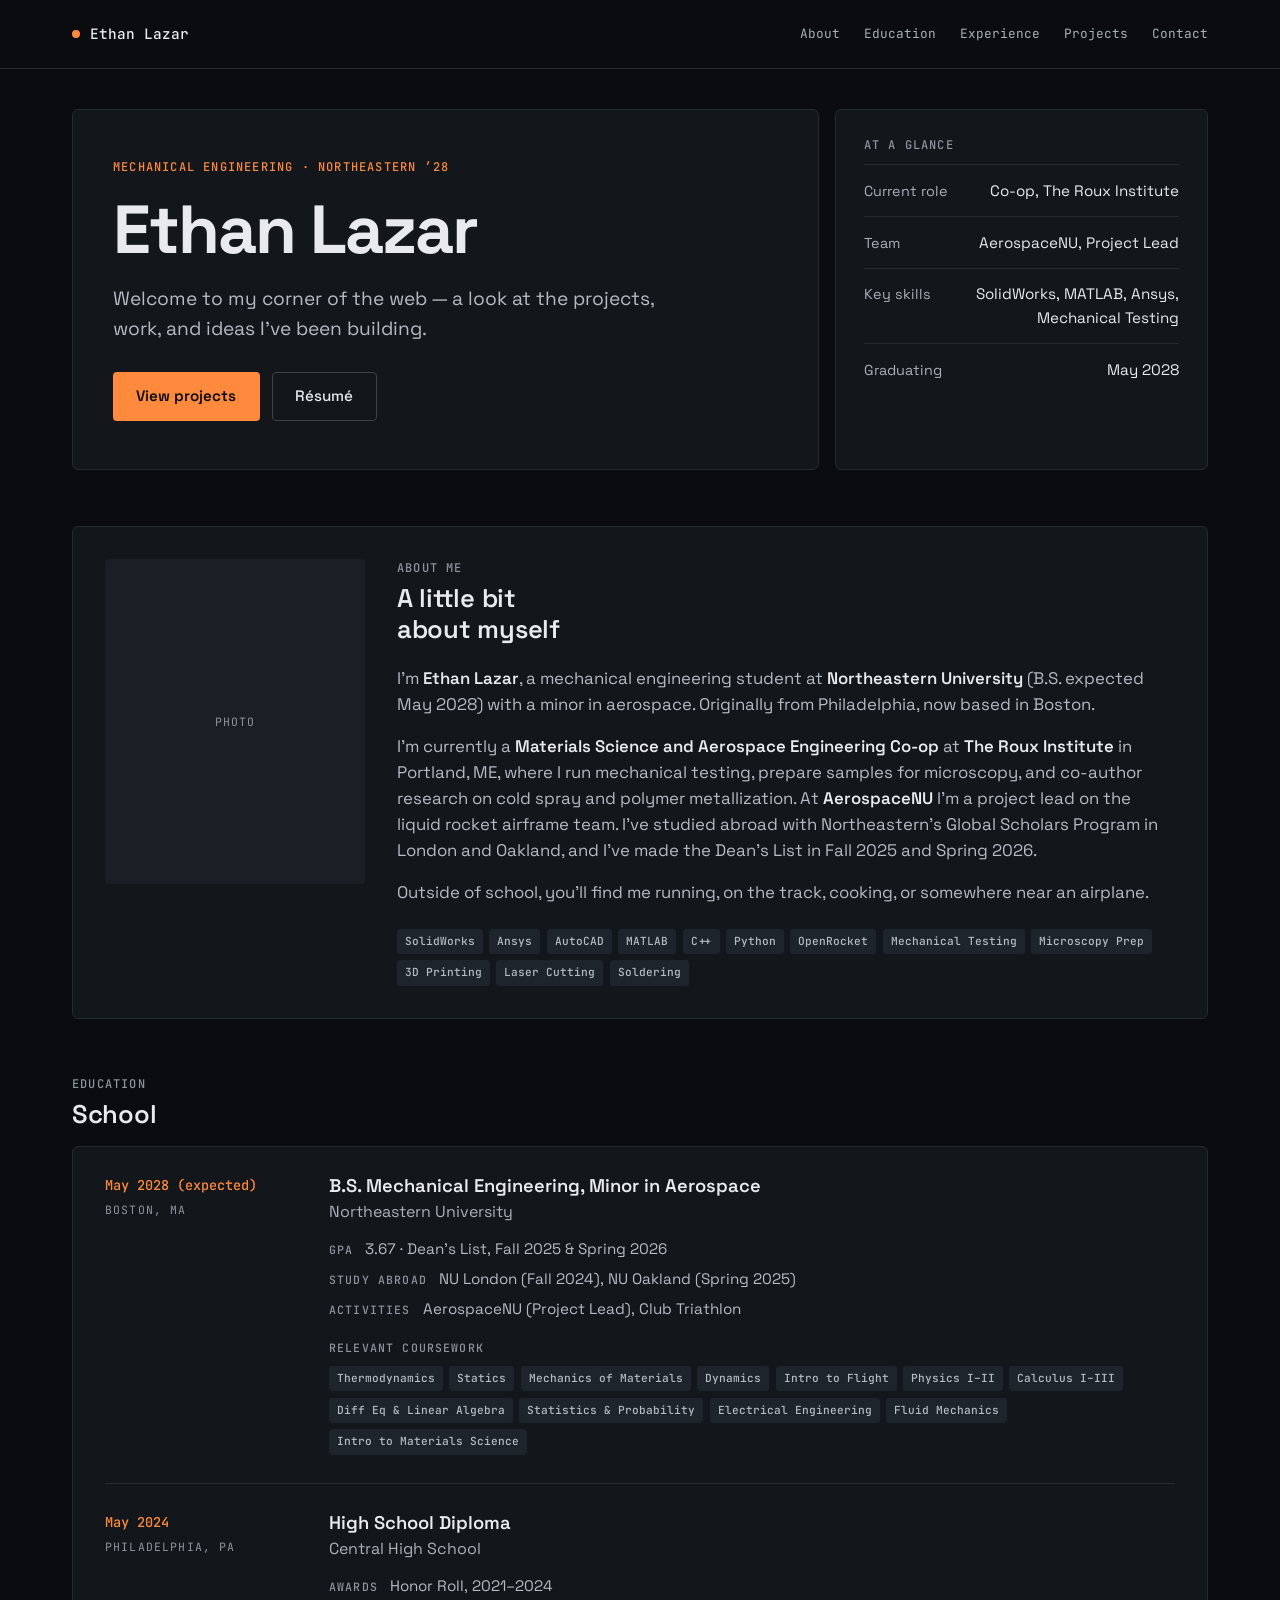
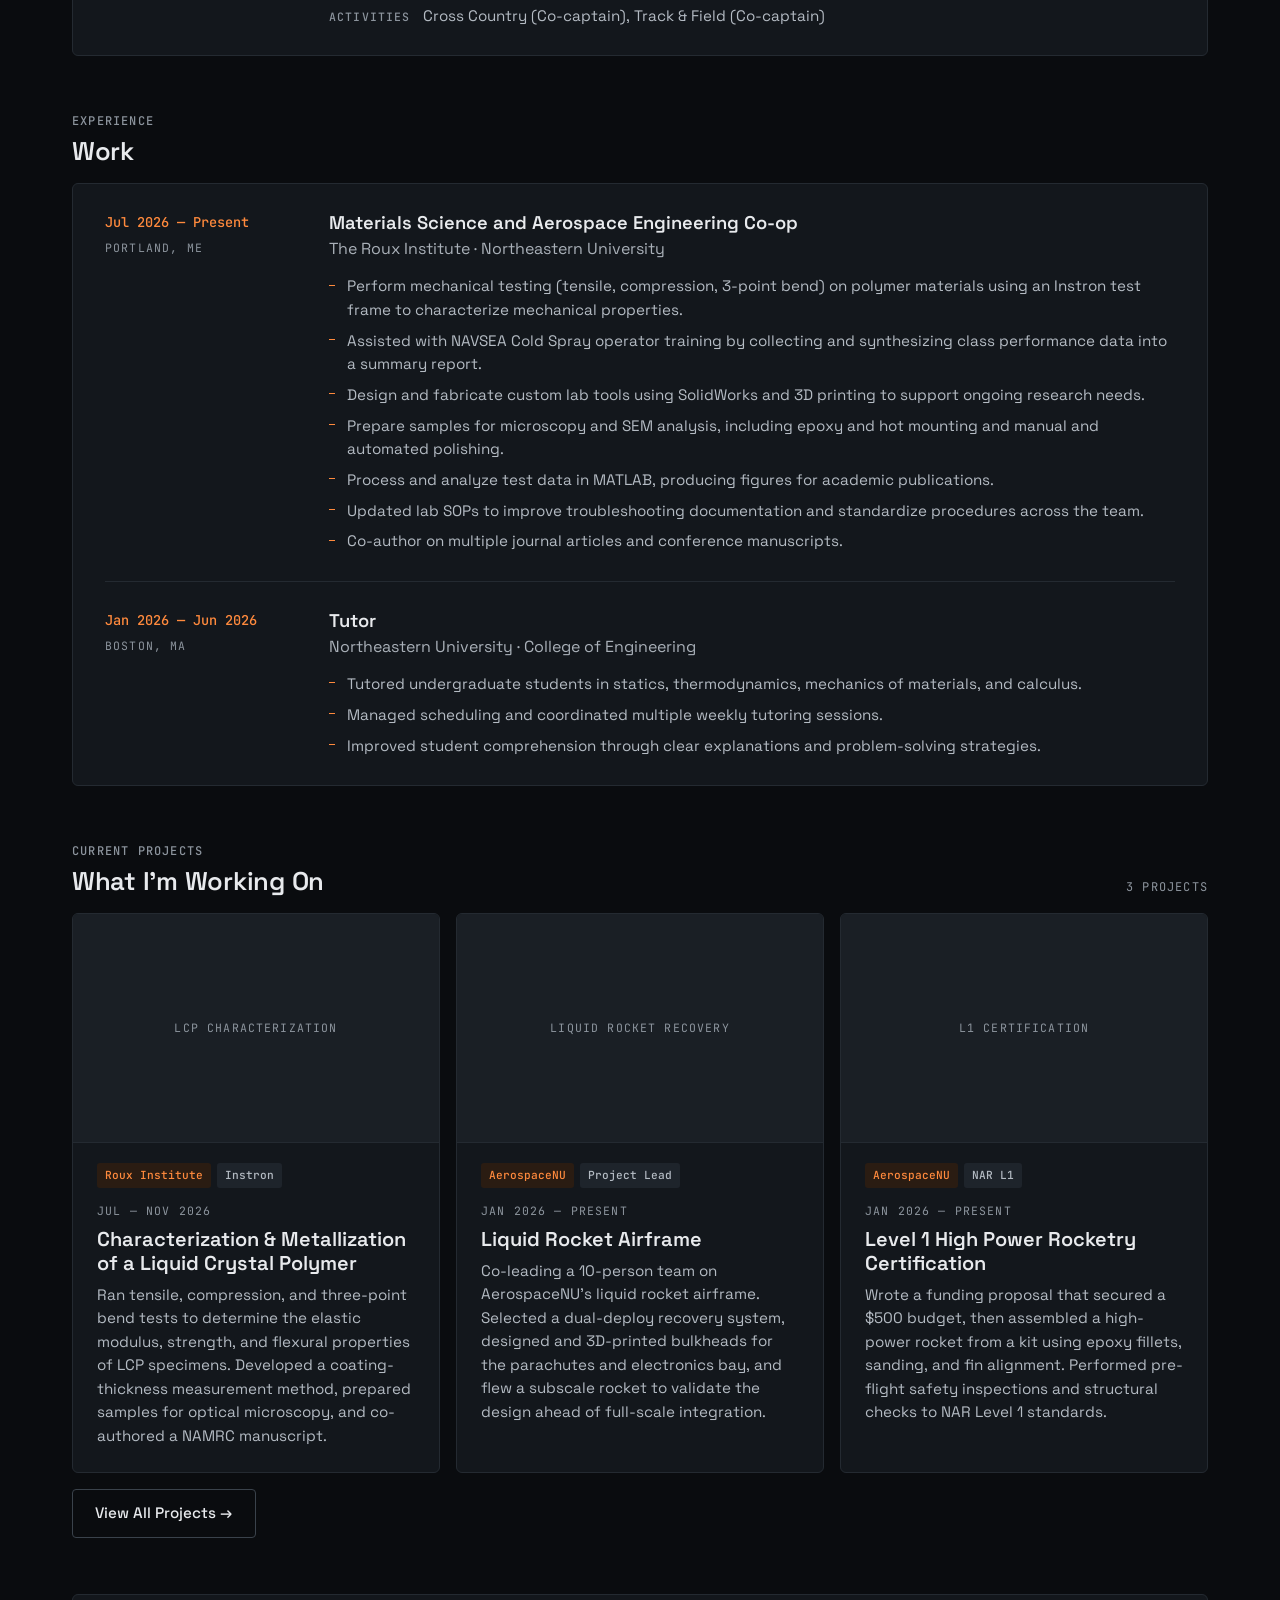
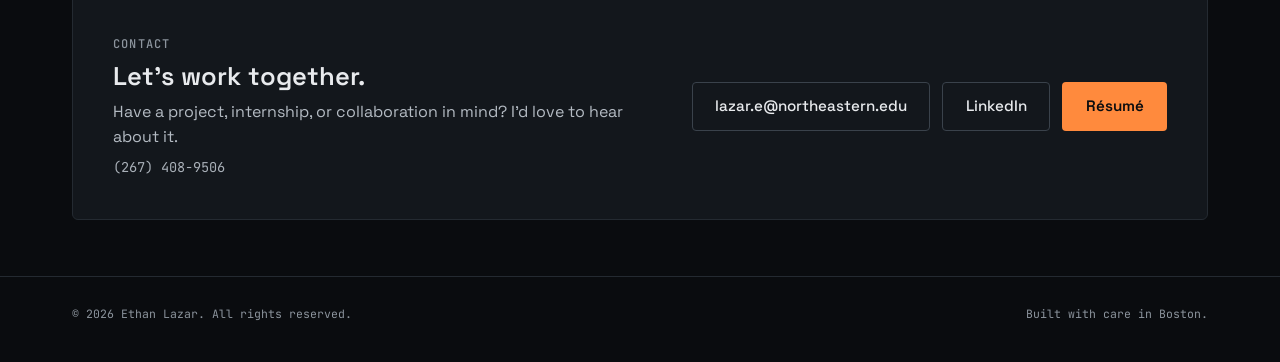
<file: index.html>
<!DOCTYPE html>
<html lang="en">
<head>
  <meta charset="UTF-8">
  <meta name="viewport" content="width=device-width, initial-scale=1.0">
  <title>Ethan Lazar — Mechanical Engineering</title>
  <link rel="preconnect" href="https://fonts.googleapis.com">
  <link rel="preconnect" href="https://fonts.gstatic.com" crossorigin>
  <link rel="stylesheet" href="style.css">
</head>
<body>

  <header class="site-header">
    <div class="container nav">
      <a href="index.html" class="nav-logo">Ethan Lazar</a>
      <nav class="nav-links" aria-label="Primary">
        <a href="#about">About</a>
        <a href="#education">Education</a>
        <a href="#experience">Experience</a>
        <a href="#work">Projects</a>
        <a href="#contact">Contact</a>
      </nav>
    </div>
  </header>

  <main>
  <!-- Hero -->
  <section class="container hero" aria-label="Introduction">
    <div class="panel hero-main">
      <p class="label label-accent">Mechanical Engineering &middot; Northeastern &rsquo;28</p>
      <h1 class="hero-name">Ethan Lazar</h1>
      <p class="hero-intro">Welcome to my corner of the web — a look at the projects, work, and ideas I've been building.</p>
      <div class="hero-actions">
        <a href="#work" class="btn btn-primary">View projects</a>
        <a href="https://github.com/etlazar/etlazar.github.io/blob/main/Master%20Resume%20(1).md" class="btn btn-secondary" target="_blank" rel="noopener">Résumé</a>
      </div>
    </div>
    <aside class="panel hero-glance" aria-labelledby="glance-title">
      <h2 class="label" id="glance-title">At a glance</h2>
      <dl class="glance-list">
        <div><dt>Current role</dt><dd>Co-op, The Roux Institute</dd></div>
        <div><dt>Team</dt><dd>AerospaceNU, Project Lead</dd></div>
        <div><dt>Key skills</dt><dd>SolidWorks, MATLAB, Ansys, Mechanical Testing</dd></div>
        <div><dt>Graduating</dt><dd>May 2028</dd></div>
      </dl>
    </aside>
  </section>

  <!-- About Section -->
  <section id="about" class="section about">
    <div class="container">
      <div class="about-grid">
        <div class="about-photo">
          <div class="photo-placeholder">Photo</div>
        </div>
        <div class="about-content">
          <p class="section-tag">About Me</p>
          <h2 class="section-title">A little bit<br>about myself</h2>
          <p class="about-text">
            I'm <strong>Ethan Lazar</strong>, a mechanical engineering student at <strong>Northeastern University</strong> (B.S. expected May 2028) with a minor in aerospace. Originally from Philadelphia, now based in Boston.
          </p>
          <p class="about-text">
            I'm currently a <strong>Materials Science and Aerospace Engineering Co-op</strong> at <strong>The Roux Institute</strong> in Portland, ME, where I run mechanical testing, prepare samples for microscopy, and co-author research on cold spray and polymer metallization. At <strong>AerospaceNU</strong> I'm a project lead on the liquid rocket airframe team. I've studied abroad with Northeastern's Global Scholars Program in London and Oakland, and I've made the Dean's List in Fall 2025 and Spring 2026.
          </p>
          <p class="about-text">
            Outside of school, you'll find me running, on the track, cooking, or somewhere near an airplane.
          </p>
          <div class="skills-row">
            <div class="skill-chip">SolidWorks</div>
            <div class="skill-chip">Ansys</div>
            <div class="skill-chip">AutoCAD</div>
            <div class="skill-chip">MATLAB</div>
            <div class="skill-chip">C++</div>
            <div class="skill-chip">Python</div>
            <div class="skill-chip">OpenRocket</div>
            <div class="skill-chip">Mechanical Testing</div>
            <div class="skill-chip">Microscopy Prep</div>
            <div class="skill-chip">3D Printing</div>
            <div class="skill-chip">Laser Cutting</div>
            <div class="skill-chip">Soldering</div>
          </div>
        </div>
      </div>
    </div>
  </section>

  <!-- Education Section -->
  <section id="education" class="section education">
    <div class="container">
      <div class="section-header">
        <div>
          <p class="section-tag">Education</p>
          <h2 class="section-title">School</h2>
        </div>
      </div>
      <div class="timeline">

        <article class="timeline-entry">
          <div class="timeline-meta">
            <p class="timeline-date">May 2028 (expected)</p>
            <p class="timeline-location">Boston, MA</p>
          </div>
          <div class="timeline-body">
            <h3 class="timeline-role">B.S. Mechanical Engineering, Minor in Aerospace</h3>
            <p class="timeline-org">Northeastern University</p>
            <p class="timeline-detail"><strong>GPA</strong> 3.67 &middot; Dean's List, Fall 2025 &amp; Spring 2026</p>
            <p class="timeline-detail"><strong>Study Abroad</strong> NU London (Fall 2024), NU Oakland (Spring 2025)</p>
            <p class="timeline-detail"><strong>Activities</strong> AerospaceNU (Project Lead), Club Triathlon</p>
            <p class="timeline-detail timeline-label"><strong>Relevant Coursework</strong></p>
            <div class="course-chips">
              <span>Thermodynamics</span>
              <span>Statics</span>
              <span>Mechanics of Materials</span>
              <span>Dynamics</span>
              <span>Intro to Flight</span>
              <span>Physics I–II</span>
              <span>Calculus I–III</span>
              <span>Diff Eq &amp; Linear Algebra</span>
              <span>Statistics &amp; Probability</span>
              <span>Electrical Engineering</span>
              <span>Fluid Mechanics</span>
              <span>Intro to Materials Science</span>
            </div>
          </div>
        </article>

        <article class="timeline-entry">
          <div class="timeline-meta">
            <p class="timeline-date">May 2024</p>
            <p class="timeline-location">Philadelphia, PA</p>
          </div>
          <div class="timeline-body">
            <h3 class="timeline-role">High School Diploma</h3>
            <p class="timeline-org">Central High School</p>
            <p class="timeline-detail"><strong>Awards</strong> Honor Roll, 2021–2024</p>
            <p class="timeline-detail"><strong>Activities</strong> Cross Country (Co-captain), Track &amp; Field (Co-captain)</p>
          </div>
        </article>

      </div>
    </div>
  </section>

  <!-- Experience Section -->
  <section id="experience" class="section experience">
    <div class="container">
      <div class="section-header">
        <div>
          <p class="section-tag">Experience</p>
          <h2 class="section-title">Work</h2>
        </div>
      </div>
      <div class="timeline">
        <article class="timeline-entry">
          <div class="timeline-meta">
            <p class="timeline-date">Jul 2026 — Present</p>
            <p class="timeline-location">Portland, ME</p>
          </div>
          <div class="timeline-body">
            <h3 class="timeline-role">Materials Science and Aerospace Engineering Co-op</h3>
            <p class="timeline-org">The Roux Institute &middot; Northeastern University</p>
            <ul class="timeline-list">
              <li>Perform mechanical testing (tensile, compression, 3-point bend) on polymer materials using an Instron test frame to characterize mechanical properties.</li>
              <li>Assisted with NAVSEA Cold Spray operator training by collecting and synthesizing class performance data into a summary report.</li>
              <li>Design and fabricate custom lab tools using SolidWorks and 3D printing to support ongoing research needs.</li>
              <li>Prepare samples for microscopy and SEM analysis, including epoxy and hot mounting and manual and automated polishing.</li>
              <li>Process and analyze test data in MATLAB, producing figures for academic publications.</li>
              <li>Updated lab SOPs to improve troubleshooting documentation and standardize procedures across the team.</li>
              <li>Co-author on multiple journal articles and conference manuscripts.</li>
            </ul>
          </div>
        </article>

        <article class="timeline-entry">
          <div class="timeline-meta">
            <p class="timeline-date">Jan 2026 — Jun 2026</p>
            <p class="timeline-location">Boston, MA</p>
          </div>
          <div class="timeline-body">
            <h3 class="timeline-role">Tutor</h3>
            <p class="timeline-org">Northeastern University &middot; College of Engineering</p>
            <ul class="timeline-list">
              <li>Tutored undergraduate students in statics, thermodynamics, mechanics of materials, and calculus.</li>
              <li>Managed scheduling and coordinated multiple weekly tutoring sessions.</li>
              <li>Improved student comprehension through clear explanations and problem-solving strategies.</li>
            </ul>
          </div>
        </article>
      </div>
    </div>
  </section>

  <!-- Work Section -->
  <section id="work" class="section work">
    <div class="container">
      <div class="section-header">
        <div>
          <p class="section-tag">Current Projects</p>
          <h2 class="section-title">What I'm Working On</h2>
        </div>
        <p class="section-count">3 projects</p>
      </div>
      <div class="projects-grid">

        <a href="lcp-metallization.html" class="project-card">
          <div class="project-img">
            <span class="project-placeholder">LCP Characterization</span>
          </div>
          <div class="project-info">
            <div class="project-tags">
              <span>Roux Institute</span>
              <span>Instron</span>
            </div>
            <p class="project-date">Jul — Nov 2026</p>
            <h3>Characterization &amp; Metallization of a Liquid Crystal Polymer</h3>
            <p>Ran tensile, compression, and three-point bend tests to determine the elastic modulus, strength, and flexural properties of LCP specimens. Developed a coating-thickness measurement method, prepared samples for optical microscopy, and co-authored a NAMRC manuscript.</p>
          </div>
        </a>

        <a href="liquid-rocket-recovery.html" class="project-card">
          <div class="project-img">
            <span class="project-placeholder">Liquid Rocket Recovery</span>
          </div>
          <div class="project-info">
            <div class="project-tags">
              <span>AerospaceNU</span>
              <span>Project Lead</span>
            </div>
            <p class="project-date">Jan 2026 — Present</p>
            <h3>Liquid Rocket Airframe</h3>
            <p>Co-leading a 10-person team on AerospaceNU's liquid rocket airframe. Selected a dual-deploy recovery system, designed and 3D-printed bulkheads for the parachutes and electronics bay, and flew a subscale rocket to validate the design ahead of full-scale integration.</p>
          </div>
        </a>

        <a href="level-1-certification.html" class="project-card">
          <div class="project-img">
            <span class="project-placeholder">L1 Certification</span>
          </div>
          <div class="project-info">
            <div class="project-tags">
              <span>AerospaceNU</span>
              <span>NAR L1</span>
            </div>
            <p class="project-date">Jan 2026 — Present</p>
            <h3>Level 1 High Power Rocketry Certification</h3>
            <p>Wrote a funding proposal that secured a $500 budget, then assembled a high-power rocket from a kit using epoxy fillets, sanding, and fin alignment. Performed pre-flight safety inspections and structural checks to NAR Level 1 standards.</p>
          </div>
        </a>

      </div>
      <div class="work-more">
        <a href="projects.html" class="btn btn-secondary">View All Projects &rarr;</a>
      </div>
    </div>
  </section>

  <!-- Contact Section -->
  <section id="contact" class="section contact">
    <div class="container">
      <div class="panel contact-panel">
        <div class="contact-text">
          <p class="section-tag">Contact</p>
          <h2 class="contact-title">Let&rsquo;s work together.</h2>
          <p class="contact-sub">Have a project, internship, or collaboration in mind? I'd love to hear about it.</p>
          <p class="contact-phone"><a href="tel:+12674089506">(267) 408-9506</a></p>
        </div>
        <div class="contact-actions">
          <a href="mailto:lazar.e@northeastern.edu" class="btn btn-secondary">lazar.e@northeastern.edu</a>
          <a href="https://linkedin.com/in/etlazar" class="btn btn-secondary" target="_blank" rel="noopener">LinkedIn</a>
          <a href="https://github.com/etlazar/etlazar.github.io/blob/main/Master%20Resume%20(1).md" class="btn btn-primary" target="_blank" rel="noopener">Résumé</a>
        </div>
      </div>
    </div>
  </section>

  </main>

  <!-- Footer -->
  <footer class="footer">
    <div class="container footer-inner">
      <span>&copy; 2026 Ethan Lazar. All rights reserved.</span>
      <span>Built with care in Boston.</span>
    </div>
  </footer>

  <script src="script.js"></script>
</body>
</html>
</file>
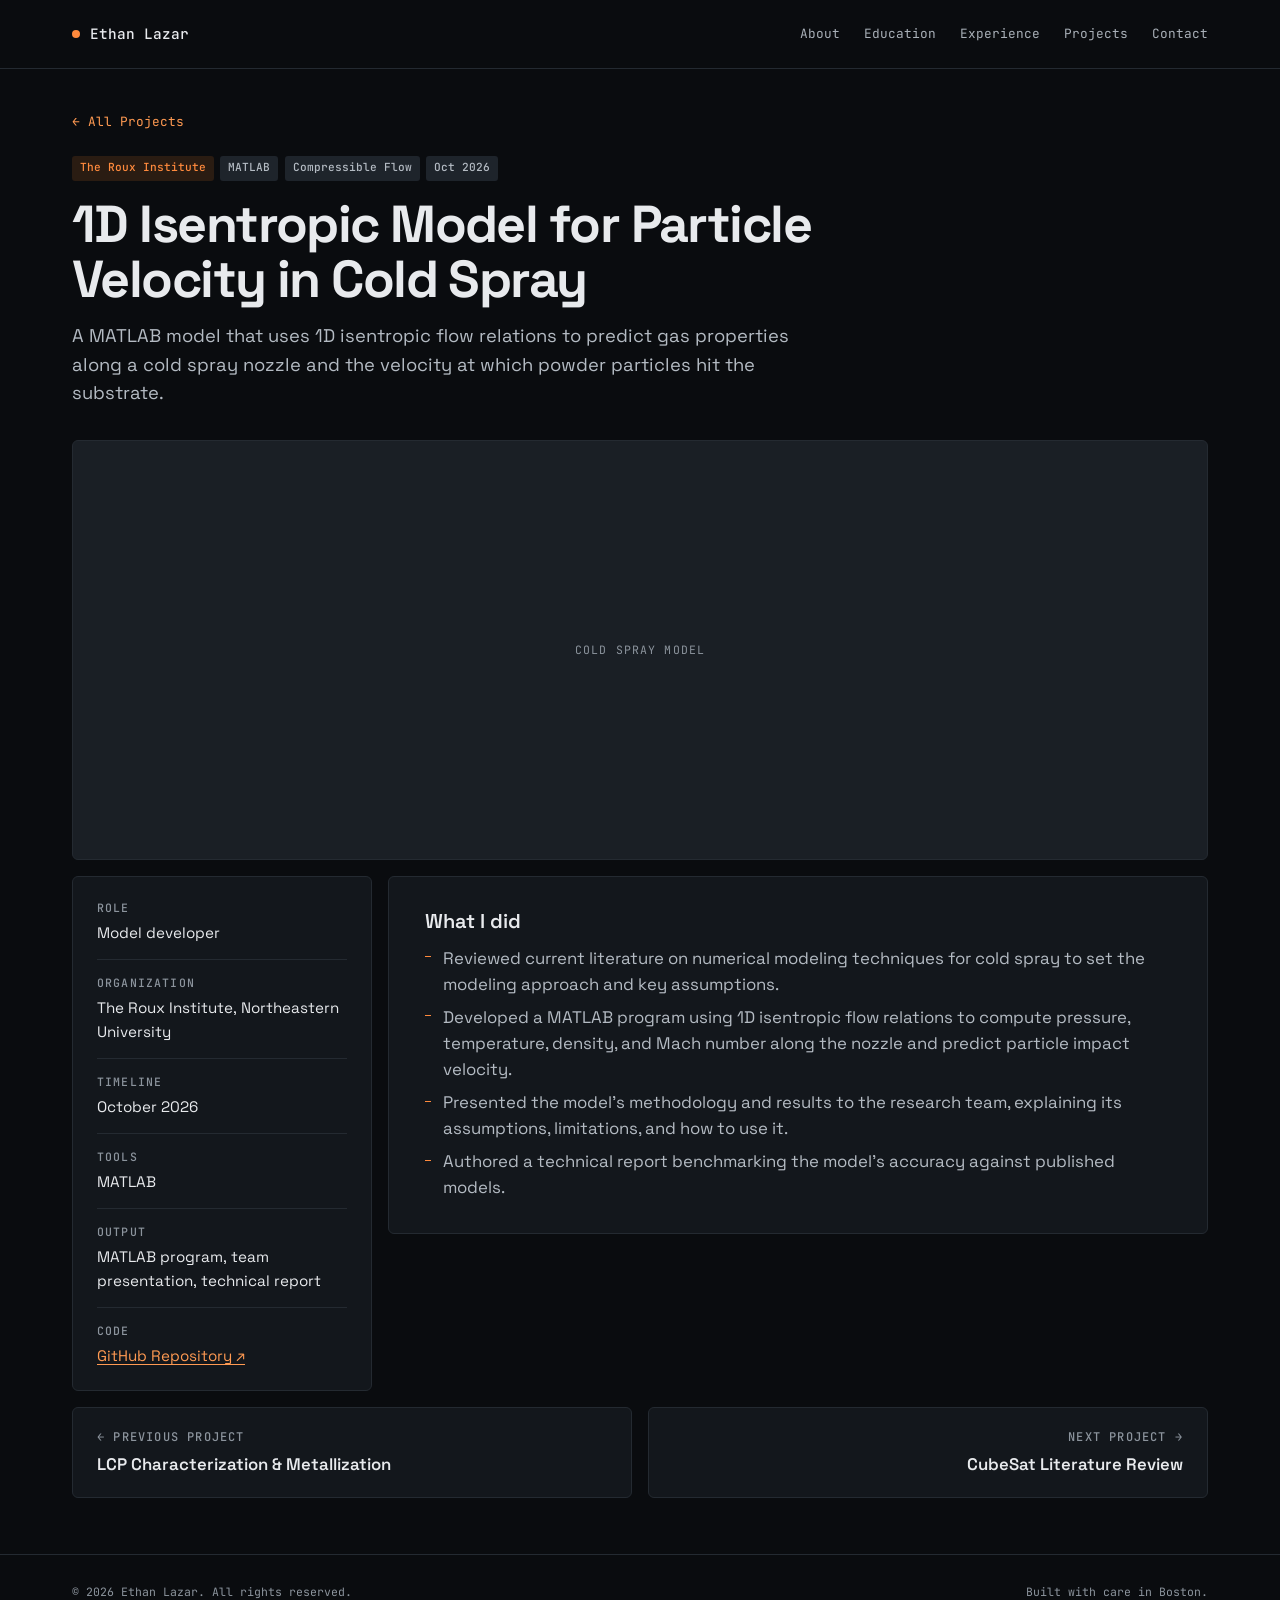
<file: cold-spray-model.html>
<!DOCTYPE html>
<html lang="en">
<head>
  <meta charset="UTF-8">
  <meta name="viewport" content="width=device-width, initial-scale=1.0">
  <title>1D Isentropic Model for Particle Velocity in Cold Spray — Ethan Lazar</title>
  <link rel="preconnect" href="https://fonts.googleapis.com">
  <link rel="preconnect" href="https://fonts.gstatic.com" crossorigin>
  <link rel="stylesheet" href="style.css">
</head>
<body>

  <header class="site-header">
    <div class="container nav">
      <a href="index.html" class="nav-logo">Ethan Lazar</a>
      <nav class="nav-links" aria-label="Primary">
        <a href="index.html#about">About</a>
        <a href="index.html#education">Education</a>
        <a href="index.html#experience">Experience</a>
        <a href="projects.html">Projects</a>
        <a href="index.html#contact">Contact</a>
      </nav>
    </div>
  </header>

  <main>
  <!-- Project Hero -->
  <header class="project-hero">
    <div class="container">
      <a href="projects.html" class="back-link">&larr; All Projects</a>
      <div class="project-hero-tags">
        <span>The Roux Institute</span>
        <span>MATLAB</span>
        <span>Compressible Flow</span>
        <span>Oct 2026</span>
      </div>
      <h1 class="project-hero-title">1D Isentropic Model for Particle Velocity in Cold Spray</h1>
      <p class="project-hero-sub">
        A MATLAB model that uses 1D isentropic flow relations to predict gas properties along a cold spray nozzle and the velocity at which powder particles hit the substrate.
      </p>
      <div class="project-cover">
        <span>Cold Spray Model</span>
      </div>
    </div>
  </header>

  <!-- Project Body -->
  <section class="project-body">
    <div class="container">
      <aside class="project-meta">
        <div>
          <dt>Role</dt>
          <dd>Model developer</dd>
        </div>
        <div>
          <dt>Organization</dt>
          <dd>The Roux Institute, Northeastern University</dd>
        </div>
        <div>
          <dt>Timeline</dt>
          <dd>October 2026</dd>
        </div>
        <div>
          <dt>Tools</dt>
          <dd>MATLAB</dd>
        </div>
        <div>
          <dt>Output</dt>
          <dd>MATLAB program, team presentation, technical report</dd>
        </div>
        <div>
          <dt>Code</dt>
          <dd><a href="https://github.com/etlazar/cold-spray-nozzle-model" target="_blank" rel="noopener">GitHub Repository &#8599;</a></dd>
        </div>
      </aside>

      <div class="project-content">
        <h3>What I did</h3>
        <ul>
          <li>Reviewed current literature on numerical modeling techniques for cold spray to set the modeling approach and key assumptions.</li>
          <li>Developed a MATLAB program using 1D isentropic flow relations to compute pressure, temperature, density, and Mach number along the nozzle and predict particle impact velocity.</li>
          <li>Presented the model's methodology and results to the research team, explaining its assumptions, limitations, and how to use it.</li>
          <li>Authored a technical report benchmarking the model's accuracy against published models.</li>
        </ul>
      </div>
    </div>
  </section>

  <!-- Project Nav -->
  <nav class="project-nav">
    <div class="container">
      <a href="lcp-metallization.html">
        <span class="label">&larr; Previous Project</span>
        <span class="title">LCP Characterization &amp; Metallization</span>
      </a>
      <a href="cubesat-literature-review.html" class="next">
        <span class="label">Next Project &rarr;</span>
        <span class="title">CubeSat Literature Review</span>
      </a>
    </div>
  </nav>

  </main>

  <!-- Footer -->
  <footer class="footer">
    <div class="container footer-inner">
      <span>&copy; 2026 Ethan Lazar. All rights reserved.</span>
      <span>Built with care in Boston.</span>
    </div>
  </footer>

  <script src="script.js"></script>
</body>
</html>
</file>
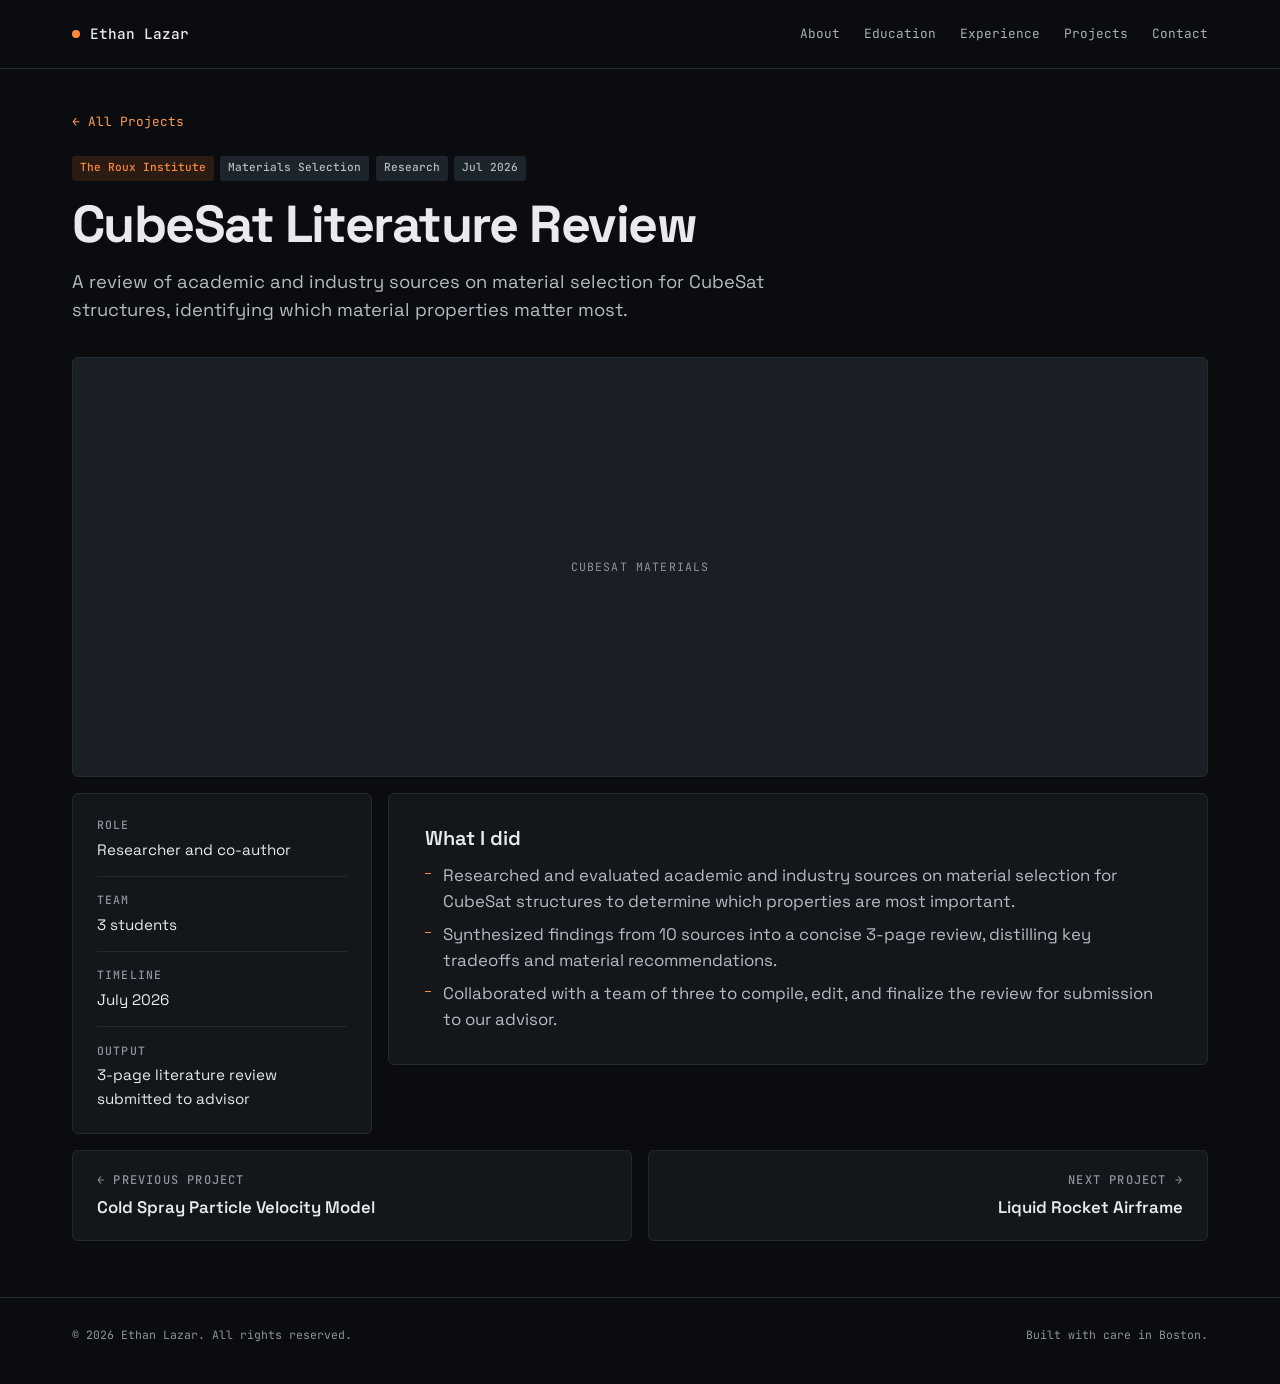
<file: cubesat-literature-review.html>
<!DOCTYPE html>
<html lang="en">
<head>
  <meta charset="UTF-8">
  <meta name="viewport" content="width=device-width, initial-scale=1.0">
  <title>CubeSat Literature Review — Ethan Lazar</title>
  <link rel="preconnect" href="https://fonts.googleapis.com">
  <link rel="preconnect" href="https://fonts.gstatic.com" crossorigin>
  <link rel="stylesheet" href="style.css">
</head>
<body>

  <header class="site-header">
    <div class="container nav">
      <a href="index.html" class="nav-logo">Ethan Lazar</a>
      <nav class="nav-links" aria-label="Primary">
        <a href="index.html#about">About</a>
        <a href="index.html#education">Education</a>
        <a href="index.html#experience">Experience</a>
        <a href="projects.html">Projects</a>
        <a href="index.html#contact">Contact</a>
      </nav>
    </div>
  </header>

  <main>
  <!-- Project Hero -->
  <header class="project-hero">
    <div class="container">
      <a href="projects.html" class="back-link">&larr; All Projects</a>
      <div class="project-hero-tags">
        <span>The Roux Institute</span>
        <span>Materials Selection</span>
        <span>Research</span>
        <span>Jul 2026</span>
      </div>
      <h1 class="project-hero-title">CubeSat Literature Review</h1>
      <p class="project-hero-sub">
        A review of academic and industry sources on material selection for CubeSat structures, identifying which material properties matter most.
      </p>
      <div class="project-cover">
        <span>CubeSat Materials</span>
      </div>
    </div>
  </header>

  <!-- Project Body -->
  <section class="project-body">
    <div class="container">
      <aside class="project-meta">
        <div>
          <dt>Role</dt>
          <dd>Researcher and co-author</dd>
        </div>
        <div>
          <dt>Team</dt>
          <dd>3 students</dd>
        </div>
        <div>
          <dt>Timeline</dt>
          <dd>July 2026</dd>
        </div>
        <div>
          <dt>Output</dt>
          <dd>3-page literature review submitted to advisor</dd>
        </div>
      </aside>

      <div class="project-content">
        <h3>What I did</h3>
        <ul>
          <li>Researched and evaluated academic and industry sources on material selection for CubeSat structures to determine which properties are most important.</li>
          <li>Synthesized findings from 10 sources into a concise 3-page review, distilling key tradeoffs and material recommendations.</li>
          <li>Collaborated with a team of three to compile, edit, and finalize the review for submission to our advisor.</li>
        </ul>
      </div>
    </div>
  </section>

  <!-- Project Nav -->
  <nav class="project-nav">
    <div class="container">
      <a href="cold-spray-model.html">
        <span class="label">&larr; Previous Project</span>
        <span class="title">Cold Spray Particle Velocity Model</span>
      </a>
      <a href="liquid-rocket-recovery.html" class="next">
        <span class="label">Next Project &rarr;</span>
        <span class="title">Liquid Rocket Airframe</span>
      </a>
    </div>
  </nav>

  </main>

  <!-- Footer -->
  <footer class="footer">
    <div class="container footer-inner">
      <span>&copy; 2026 Ethan Lazar. All rights reserved.</span>
      <span>Built with care in Boston.</span>
    </div>
  </footer>

  <script src="script.js"></script>
</body>
</html>
</file>
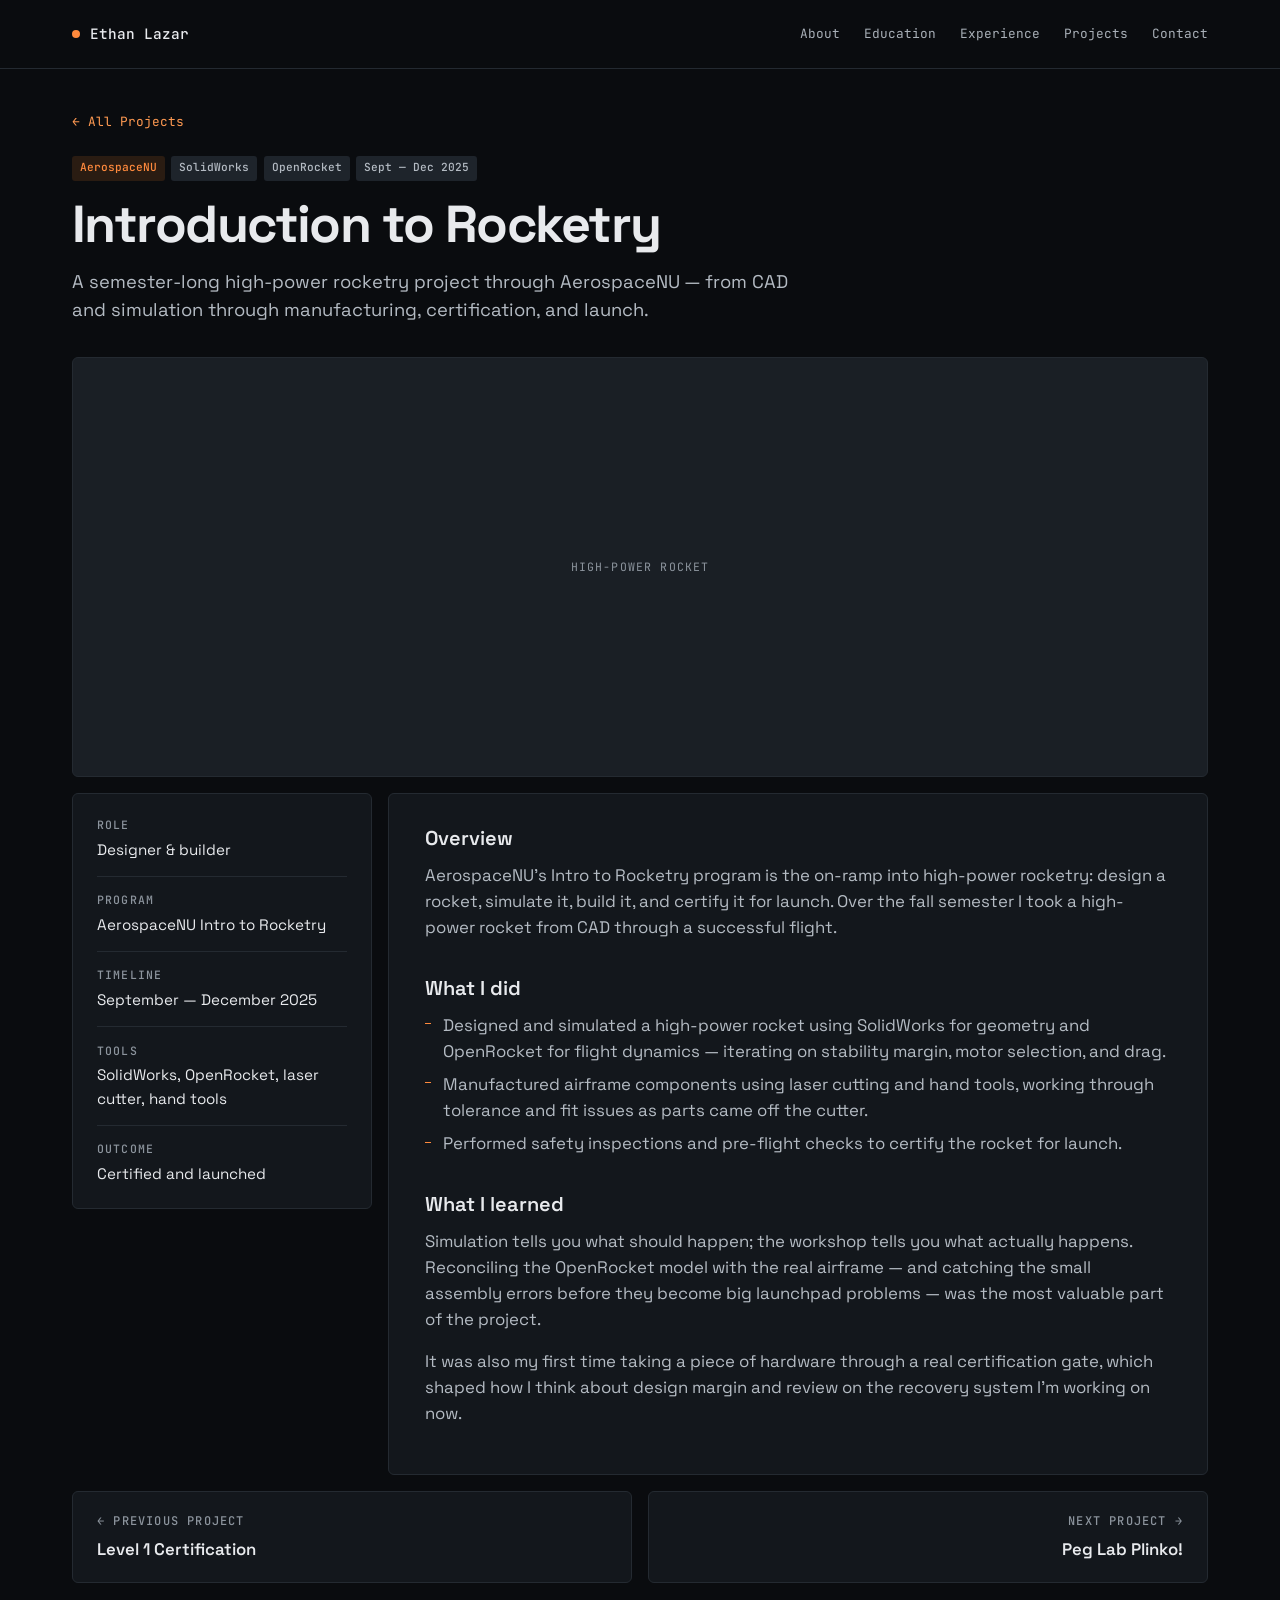
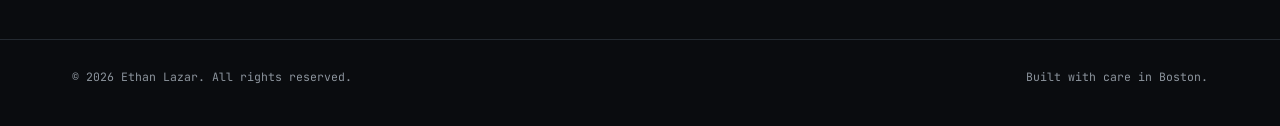
<file: intro-to-rocketry.html>
<!DOCTYPE html>
<html lang="en">
<head>
  <meta charset="UTF-8">
  <meta name="viewport" content="width=device-width, initial-scale=1.0">
  <title>Introduction to Rocketry — Ethan Lazar</title>
  <link rel="preconnect" href="https://fonts.googleapis.com">
  <link rel="preconnect" href="https://fonts.gstatic.com" crossorigin>
  <link rel="stylesheet" href="style.css">
</head>
<body>

  <header class="site-header">
    <div class="container nav">
      <a href="index.html" class="nav-logo">Ethan Lazar</a>
      <nav class="nav-links" aria-label="Primary">
        <a href="index.html#about">About</a>
        <a href="index.html#education">Education</a>
        <a href="index.html#experience">Experience</a>
        <a href="projects.html">Projects</a>
        <a href="index.html#contact">Contact</a>
      </nav>
    </div>
  </header>

  <main>
  <!-- Project Hero -->
  <header class="project-hero">
    <div class="container">
      <a href="projects.html" class="back-link">&larr; All Projects</a>
      <div class="project-hero-tags">
        <span>AerospaceNU</span>
        <span>SolidWorks</span>
        <span>OpenRocket</span>
        <span>Sept — Dec 2025</span>
      </div>
      <h1 class="project-hero-title">Introduction to Rocketry</h1>
      <p class="project-hero-sub">
        A semester-long high-power rocketry project through AerospaceNU — from CAD and simulation through manufacturing, certification, and launch.
      </p>
      <div class="project-cover">
        <span>High-Power Rocket</span>
      </div>
    </div>
  </header>

  <!-- Project Body -->
  <section class="project-body">
    <div class="container">
      <aside class="project-meta">
        <div>
          <dt>Role</dt>
          <dd>Designer &amp; builder</dd>
        </div>
        <div>
          <dt>Program</dt>
          <dd>AerospaceNU Intro to Rocketry</dd>
        </div>
        <div>
          <dt>Timeline</dt>
          <dd>September — December 2025</dd>
        </div>
        <div>
          <dt>Tools</dt>
          <dd>SolidWorks, OpenRocket, laser cutter, hand tools</dd>
        </div>
        <div>
          <dt>Outcome</dt>
          <dd>Certified and launched</dd>
        </div>
      </aside>

      <div class="project-content">
        <h3>Overview</h3>
        <p>
          AerospaceNU's Intro to Rocketry program is the on-ramp into high-power rocketry: design a rocket, simulate it, build it, and certify it for launch. Over the fall semester I took a high-power rocket from CAD through a successful flight.
        </p>

        <h3>What I did</h3>
        <ul>
          <li>Designed and simulated a high-power rocket using SolidWorks for geometry and OpenRocket for flight dynamics — iterating on stability margin, motor selection, and drag.</li>
          <li>Manufactured airframe components using laser cutting and hand tools, working through tolerance and fit issues as parts came off the cutter.</li>
          <li>Performed safety inspections and pre-flight checks to certify the rocket for launch.</li>
        </ul>

        <h3>What I learned</h3>
        <p>
          Simulation tells you what should happen; the workshop tells you what actually happens. Reconciling the OpenRocket model with the real airframe — and catching the small assembly errors before they become big launchpad problems — was the most valuable part of the project.
        </p>

        <p>
          It was also my first time taking a piece of hardware through a real certification gate, which shaped how I think about design margin and review on the recovery system I'm working on now.
        </p>
      </div>
    </div>
  </section>

  <!-- Project Nav -->
  <nav class="project-nav">
    <div class="container">
      <a href="level-1-certification.html">
        <span class="label">&larr; Previous Project</span>
        <span class="title">Level 1 Certification</span>
      </a>
      <a href="peg-lab-plinko.html" class="next">
        <span class="label">Next Project &rarr;</span>
        <span class="title">Peg Lab Plinko!</span>
      </a>
    </div>
  </nav>

  </main>

  <!-- Footer -->
  <footer class="footer">
    <div class="container footer-inner">
      <span>&copy; 2026 Ethan Lazar. All rights reserved.</span>
      <span>Built with care in Boston.</span>
    </div>
  </footer>

  <script src="script.js"></script>
</body>
</html>
</file>
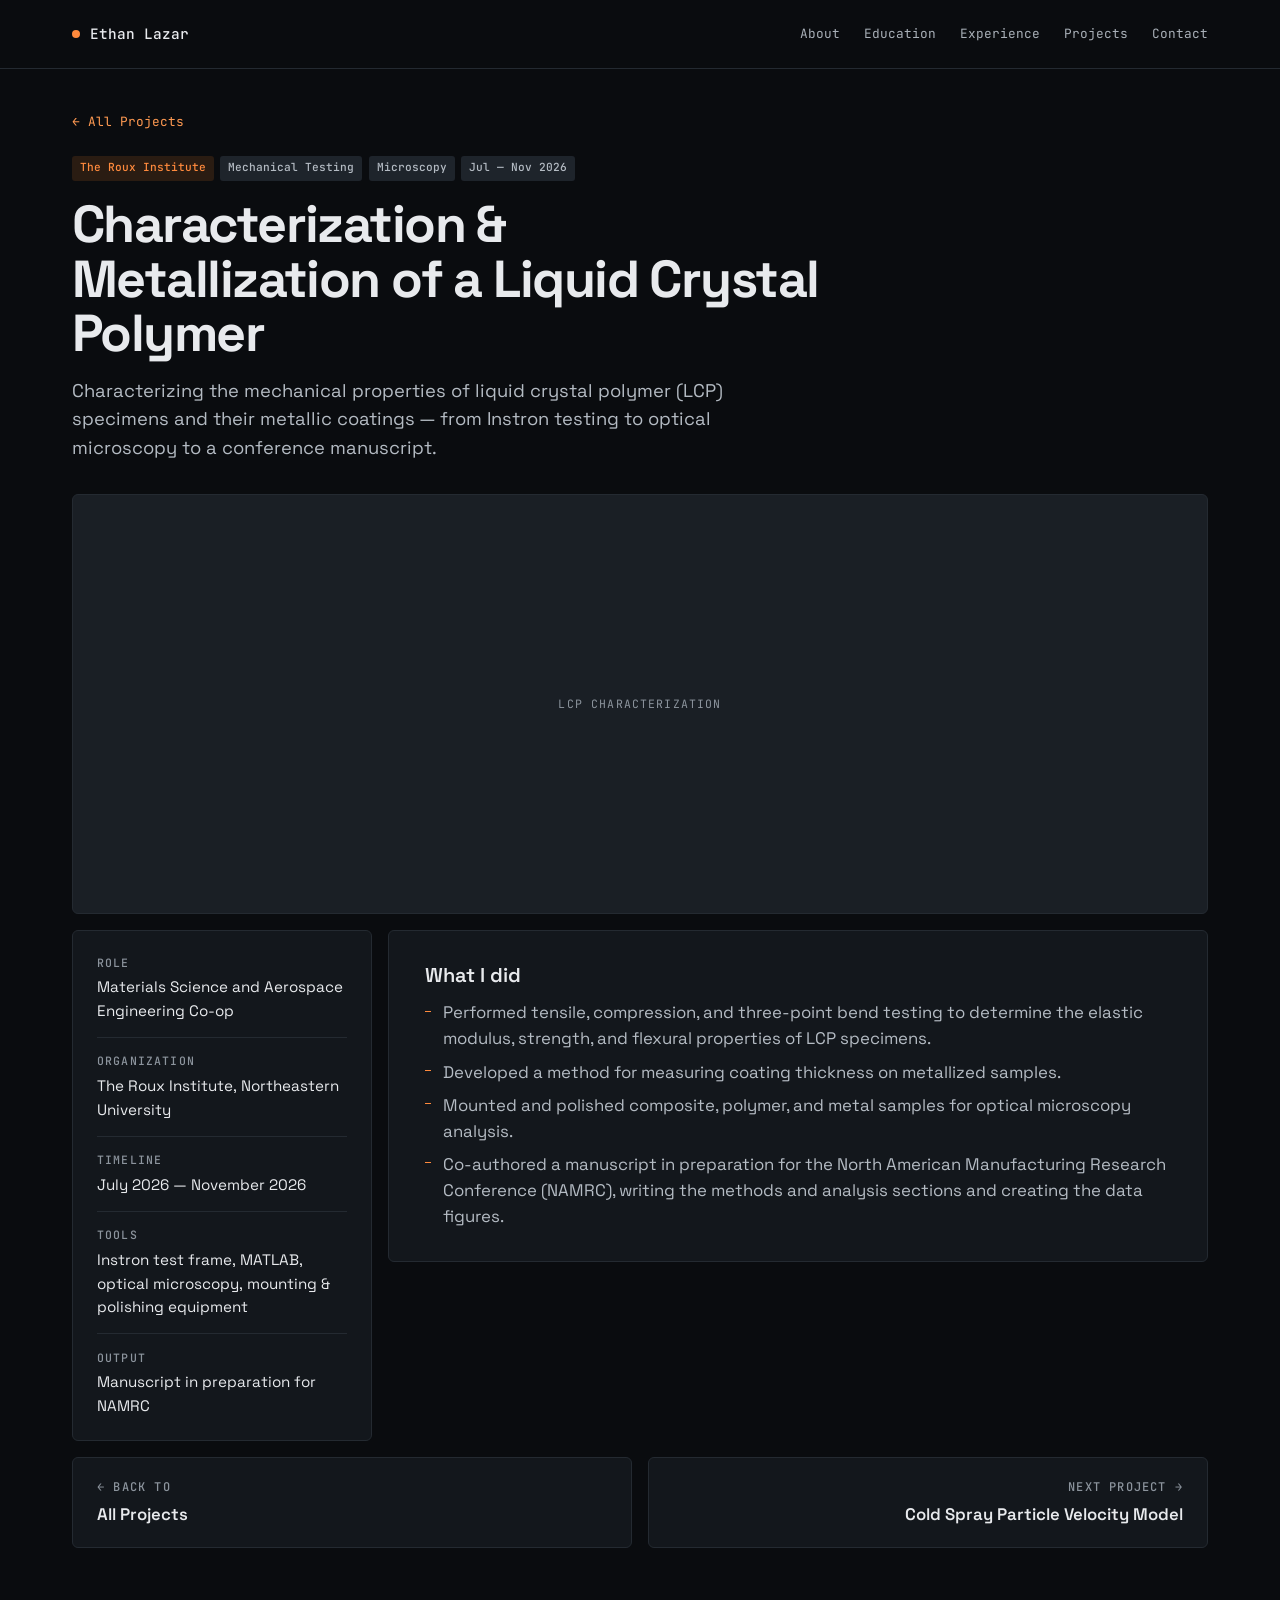
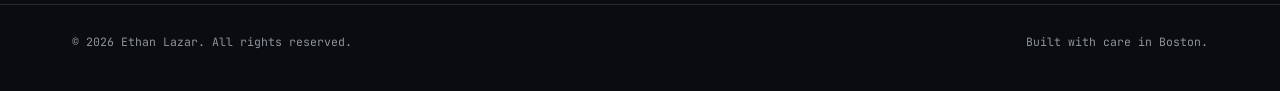
<file: lcp-metallization.html>
<!DOCTYPE html>
<html lang="en">
<head>
  <meta charset="UTF-8">
  <meta name="viewport" content="width=device-width, initial-scale=1.0">
  <title>Characterization &amp; Metallization of a Liquid Crystal Polymer — Ethan Lazar</title>
  <link rel="preconnect" href="https://fonts.googleapis.com">
  <link rel="preconnect" href="https://fonts.gstatic.com" crossorigin>
  <link rel="stylesheet" href="style.css">
</head>
<body>

  <header class="site-header">
    <div class="container nav">
      <a href="index.html" class="nav-logo">Ethan Lazar</a>
      <nav class="nav-links" aria-label="Primary">
        <a href="index.html#about">About</a>
        <a href="index.html#education">Education</a>
        <a href="index.html#experience">Experience</a>
        <a href="projects.html">Projects</a>
        <a href="index.html#contact">Contact</a>
      </nav>
    </div>
  </header>

  <main>
  <!-- Project Hero -->
  <header class="project-hero">
    <div class="container">
      <a href="projects.html" class="back-link">&larr; All Projects</a>
      <div class="project-hero-tags">
        <span>The Roux Institute</span>
        <span>Mechanical Testing</span>
        <span>Microscopy</span>
        <span>Jul — Nov 2026</span>
      </div>
      <h1 class="project-hero-title">Characterization &amp; Metallization of a Liquid Crystal Polymer</h1>
      <p class="project-hero-sub">
        Characterizing the mechanical properties of liquid crystal polymer (LCP) specimens and their metallic coatings — from Instron testing to optical microscopy to a conference manuscript.
      </p>
      <div class="project-cover">
        <span>LCP Characterization</span>
      </div>
    </div>
  </header>

  <!-- Project Body -->
  <section class="project-body">
    <div class="container">
      <aside class="project-meta">
        <div>
          <dt>Role</dt>
          <dd>Materials Science and Aerospace Engineering Co-op</dd>
        </div>
        <div>
          <dt>Organization</dt>
          <dd>The Roux Institute, Northeastern University</dd>
        </div>
        <div>
          <dt>Timeline</dt>
          <dd>July 2026 — November 2026</dd>
        </div>
        <div>
          <dt>Tools</dt>
          <dd>Instron test frame, MATLAB, optical microscopy, mounting &amp; polishing equipment</dd>
        </div>
        <div>
          <dt>Output</dt>
          <dd>Manuscript in preparation for NAMRC</dd>
        </div>
      </aside>

      <div class="project-content">
        <h3>What I did</h3>
        <ul>
          <li>Performed tensile, compression, and three-point bend testing to determine the elastic modulus, strength, and flexural properties of LCP specimens.</li>
          <li>Developed a method for measuring coating thickness on metallized samples.</li>
          <li>Mounted and polished composite, polymer, and metal samples for optical microscopy analysis.</li>
          <li>Co-authored a manuscript in preparation for the North American Manufacturing Research Conference (NAMRC), writing the methods and analysis sections and creating the data figures.</li>
        </ul>
      </div>
    </div>
  </section>

  <!-- Project Nav -->
  <nav class="project-nav">
    <div class="container">
      <a href="projects.html">
        <span class="label">&larr; Back to</span>
        <span class="title">All Projects</span>
      </a>
      <a href="cold-spray-model.html" class="next">
        <span class="label">Next Project &rarr;</span>
        <span class="title">Cold Spray Particle Velocity Model</span>
      </a>
    </div>
  </nav>

  </main>

  <!-- Footer -->
  <footer class="footer">
    <div class="container footer-inner">
      <span>&copy; 2026 Ethan Lazar. All rights reserved.</span>
      <span>Built with care in Boston.</span>
    </div>
  </footer>

  <script src="script.js"></script>
</body>
</html>
</file>
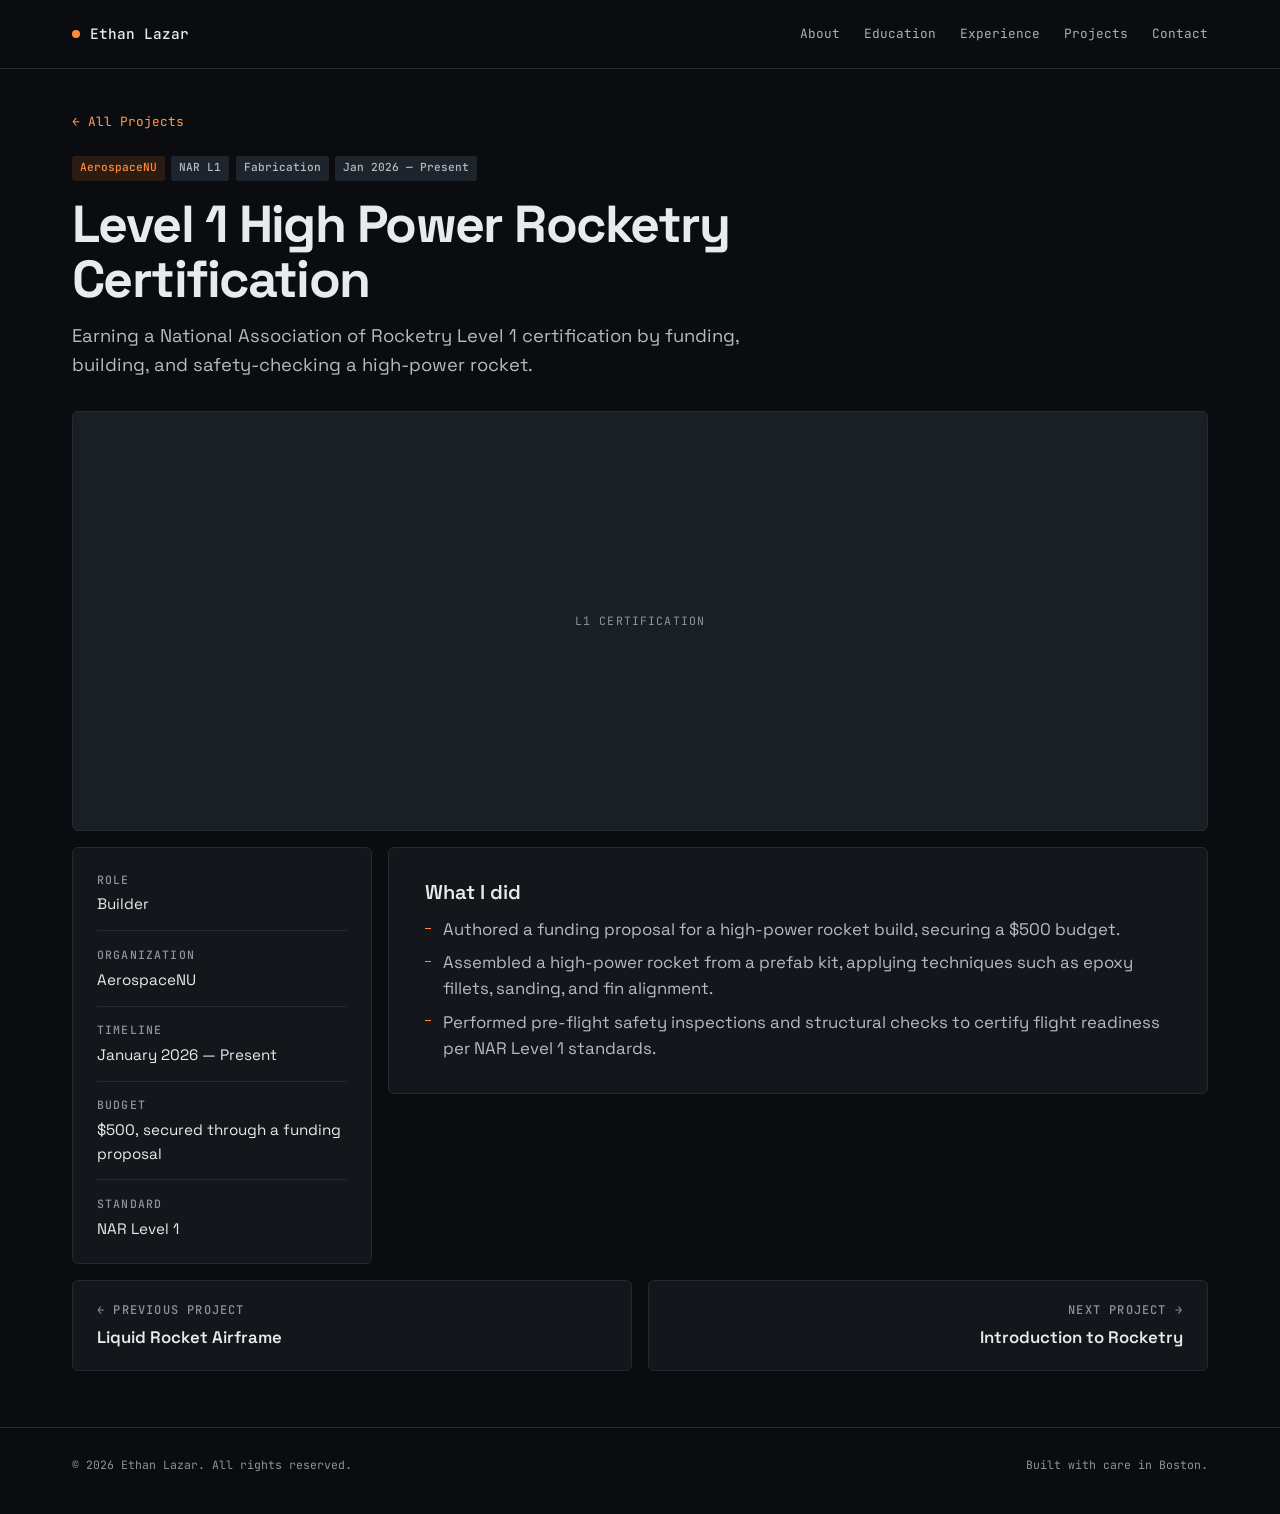
<file: level-1-certification.html>
<!DOCTYPE html>
<html lang="en">
<head>
  <meta charset="UTF-8">
  <meta name="viewport" content="width=device-width, initial-scale=1.0">
  <title>Level 1 High Power Rocketry Certification — Ethan Lazar</title>
  <link rel="preconnect" href="https://fonts.googleapis.com">
  <link rel="preconnect" href="https://fonts.gstatic.com" crossorigin>
  <link rel="stylesheet" href="style.css">
</head>
<body>

  <header class="site-header">
    <div class="container nav">
      <a href="index.html" class="nav-logo">Ethan Lazar</a>
      <nav class="nav-links" aria-label="Primary">
        <a href="index.html#about">About</a>
        <a href="index.html#education">Education</a>
        <a href="index.html#experience">Experience</a>
        <a href="projects.html">Projects</a>
        <a href="index.html#contact">Contact</a>
      </nav>
    </div>
  </header>

  <main>
  <!-- Project Hero -->
  <header class="project-hero">
    <div class="container">
      <a href="projects.html" class="back-link">&larr; All Projects</a>
      <div class="project-hero-tags">
        <span>AerospaceNU</span>
        <span>NAR L1</span>
        <span>Fabrication</span>
        <span>Jan 2026 — Present</span>
      </div>
      <h1 class="project-hero-title">Level 1 High Power Rocketry Certification</h1>
      <p class="project-hero-sub">
        Earning a National Association of Rocketry Level 1 certification by funding, building, and safety-checking a high-power rocket.
      </p>
      <div class="project-cover">
        <span>L1 Certification</span>
      </div>
    </div>
  </header>

  <!-- Project Body -->
  <section class="project-body">
    <div class="container">
      <aside class="project-meta">
        <div>
          <dt>Role</dt>
          <dd>Builder</dd>
        </div>
        <div>
          <dt>Organization</dt>
          <dd>AerospaceNU</dd>
        </div>
        <div>
          <dt>Timeline</dt>
          <dd>January 2026 — Present</dd>
        </div>
        <div>
          <dt>Budget</dt>
          <dd>$500, secured through a funding proposal</dd>
        </div>
        <div>
          <dt>Standard</dt>
          <dd>NAR Level 1</dd>
        </div>
      </aside>

      <div class="project-content">
        <h3>What I did</h3>
        <ul>
          <li>Authored a funding proposal for a high-power rocket build, securing a $500 budget.</li>
          <li>Assembled a high-power rocket from a prefab kit, applying techniques such as epoxy fillets, sanding, and fin alignment.</li>
          <li>Performed pre-flight safety inspections and structural checks to certify flight readiness per NAR Level 1 standards.</li>
        </ul>
      </div>
    </div>
  </section>

  <!-- Project Nav -->
  <nav class="project-nav">
    <div class="container">
      <a href="liquid-rocket-recovery.html">
        <span class="label">&larr; Previous Project</span>
        <span class="title">Liquid Rocket Airframe</span>
      </a>
      <a href="intro-to-rocketry.html" class="next">
        <span class="label">Next Project &rarr;</span>
        <span class="title">Introduction to Rocketry</span>
      </a>
    </div>
  </nav>

  </main>

  <!-- Footer -->
  <footer class="footer">
    <div class="container footer-inner">
      <span>&copy; 2026 Ethan Lazar. All rights reserved.</span>
      <span>Built with care in Boston.</span>
    </div>
  </footer>

  <script src="script.js"></script>
</body>
</html>
</file>
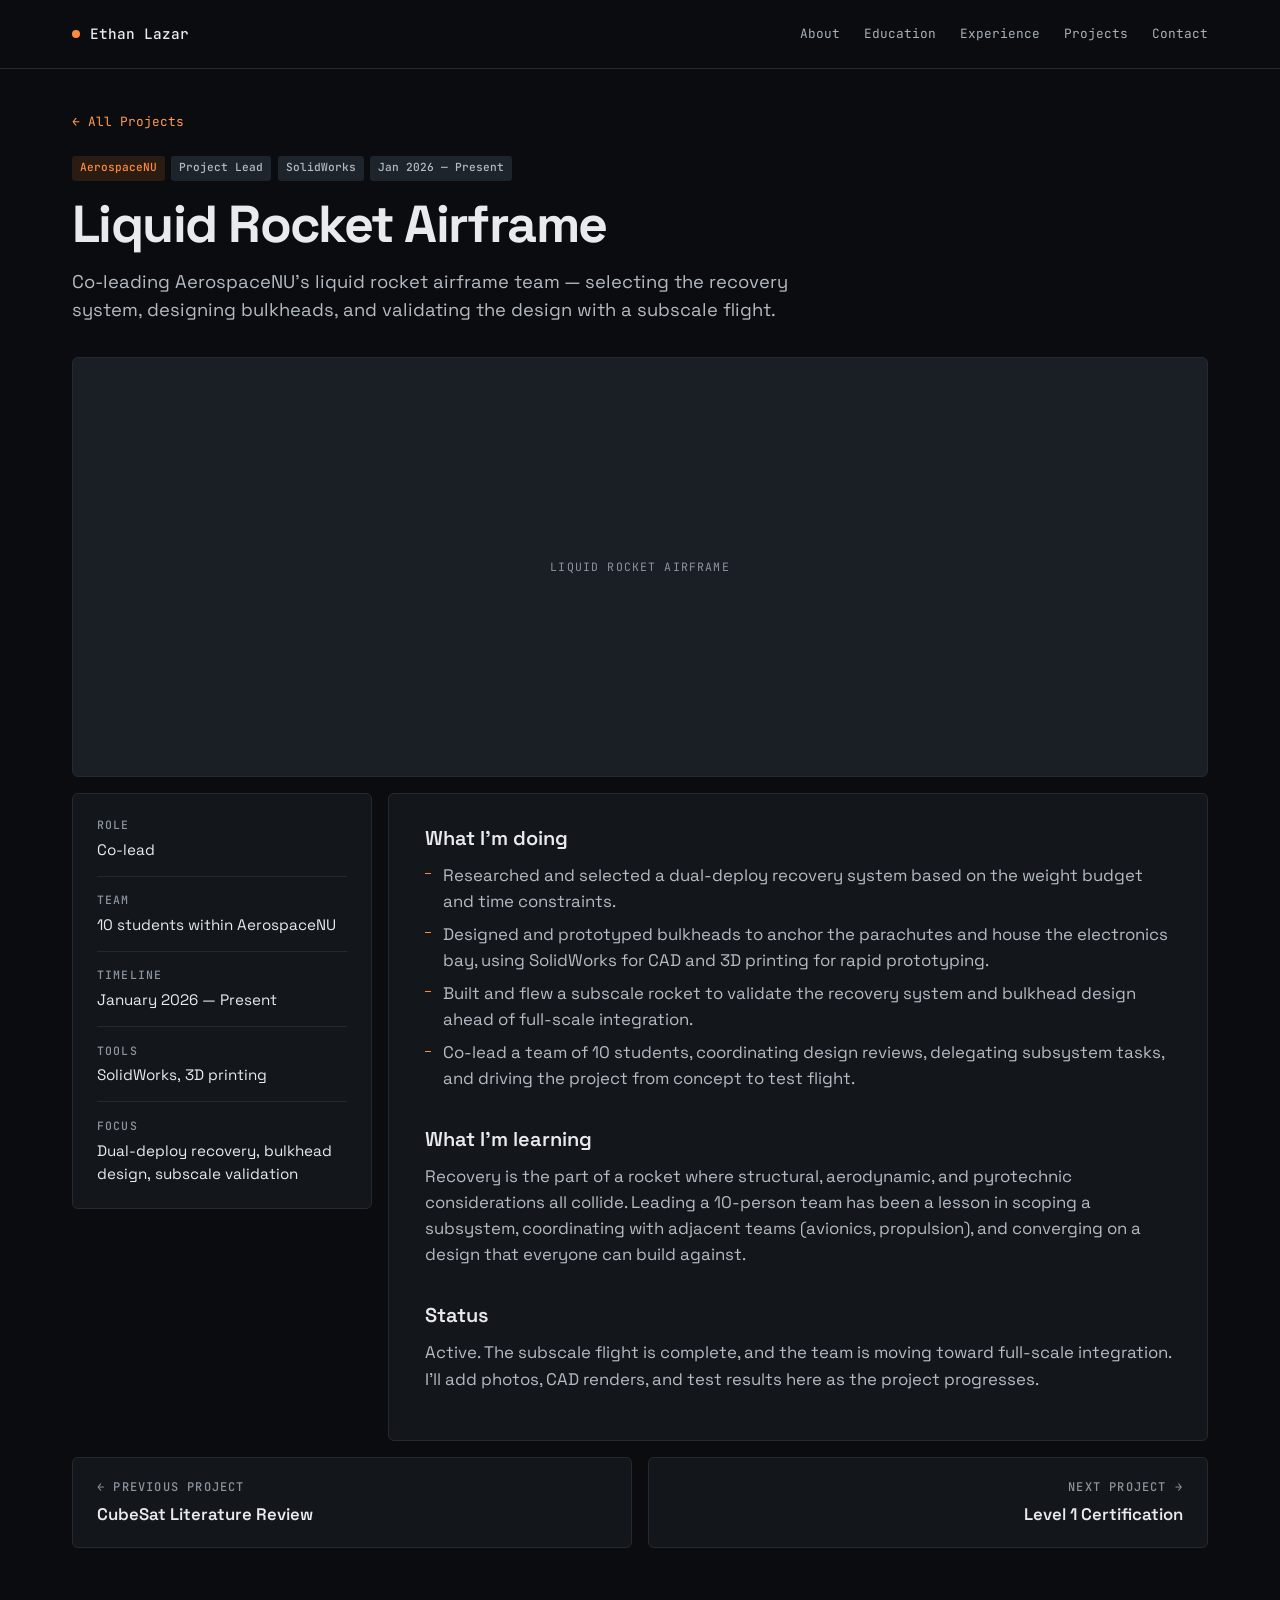
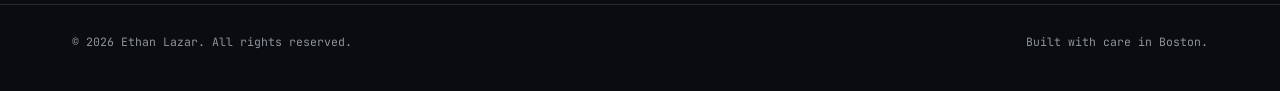
<file: liquid-rocket-recovery.html>
<!DOCTYPE html>
<html lang="en">
<head>
  <meta charset="UTF-8">
  <meta name="viewport" content="width=device-width, initial-scale=1.0">
  <title>Liquid Rocket Airframe — Ethan Lazar</title>
  <link rel="preconnect" href="https://fonts.googleapis.com">
  <link rel="preconnect" href="https://fonts.gstatic.com" crossorigin>
  <link rel="stylesheet" href="style.css">
</head>
<body>

  <header class="site-header">
    <div class="container nav">
      <a href="index.html" class="nav-logo">Ethan Lazar</a>
      <nav class="nav-links" aria-label="Primary">
        <a href="index.html#about">About</a>
        <a href="index.html#education">Education</a>
        <a href="index.html#experience">Experience</a>
        <a href="projects.html">Projects</a>
        <a href="index.html#contact">Contact</a>
      </nav>
    </div>
  </header>

  <main>
  <!-- Project Hero -->
  <header class="project-hero">
    <div class="container">
      <a href="projects.html" class="back-link">&larr; All Projects</a>
      <div class="project-hero-tags">
        <span>AerospaceNU</span>
        <span>Project Lead</span>
        <span>SolidWorks</span>
        <span>Jan 2026 — Present</span>
      </div>
      <h1 class="project-hero-title">Liquid Rocket Airframe</h1>
      <p class="project-hero-sub">
        Co-leading AerospaceNU's liquid rocket airframe team — selecting the recovery system, designing bulkheads, and validating the design with a subscale flight.
      </p>
      <div class="project-cover">
        <span>Liquid Rocket Airframe</span>
      </div>
    </div>
  </header>

  <!-- Project Body -->
  <section class="project-body">
    <div class="container">
      <aside class="project-meta">
        <div>
          <dt>Role</dt>
          <dd>Co-lead</dd>
        </div>
        <div>
          <dt>Team</dt>
          <dd>10 students within AerospaceNU</dd>
        </div>
        <div>
          <dt>Timeline</dt>
          <dd>January 2026 — Present</dd>
        </div>
        <div>
          <dt>Tools</dt>
          <dd>SolidWorks, 3D printing</dd>
        </div>
        <div>
          <dt>Focus</dt>
          <dd>Dual-deploy recovery, bulkhead design, subscale validation</dd>
        </div>
      </aside>

      <div class="project-content">
        <h3>What I'm doing</h3>
        <ul>
          <li>Researched and selected a dual-deploy recovery system based on the weight budget and time constraints.</li>
          <li>Designed and prototyped bulkheads to anchor the parachutes and house the electronics bay, using SolidWorks for CAD and 3D printing for rapid prototyping.</li>
          <li>Built and flew a subscale rocket to validate the recovery system and bulkhead design ahead of full-scale integration.</li>
          <li>Co-lead a team of 10 students, coordinating design reviews, delegating subsystem tasks, and driving the project from concept to test flight.</li>
        </ul>

        <h3>What I'm learning</h3>
        <p>
          Recovery is the part of a rocket where structural, aerodynamic, and pyrotechnic considerations all collide. Leading a 10-person team has been a lesson in scoping a subsystem, coordinating with adjacent teams (avionics, propulsion), and converging on a design that everyone can build against.
        </p>

        <h3>Status</h3>
        <p>
          Active. The subscale flight is complete, and the team is moving toward full-scale integration. I'll add photos, CAD renders, and test results here as the project progresses.
        </p>
      </div>
    </div>
  </section>

  <!-- Project Nav -->
  <nav class="project-nav">
    <div class="container">
      <a href="cubesat-literature-review.html">
        <span class="label">&larr; Previous Project</span>
        <span class="title">CubeSat Literature Review</span>
      </a>
      <a href="level-1-certification.html" class="next">
        <span class="label">Next Project &rarr;</span>
        <span class="title">Level 1 Certification</span>
      </a>
    </div>
  </nav>

  </main>

  <!-- Footer -->
  <footer class="footer">
    <div class="container footer-inner">
      <span>&copy; 2026 Ethan Lazar. All rights reserved.</span>
      <span>Built with care in Boston.</span>
    </div>
  </footer>

  <script src="script.js"></script>
</body>
</html>
</file>
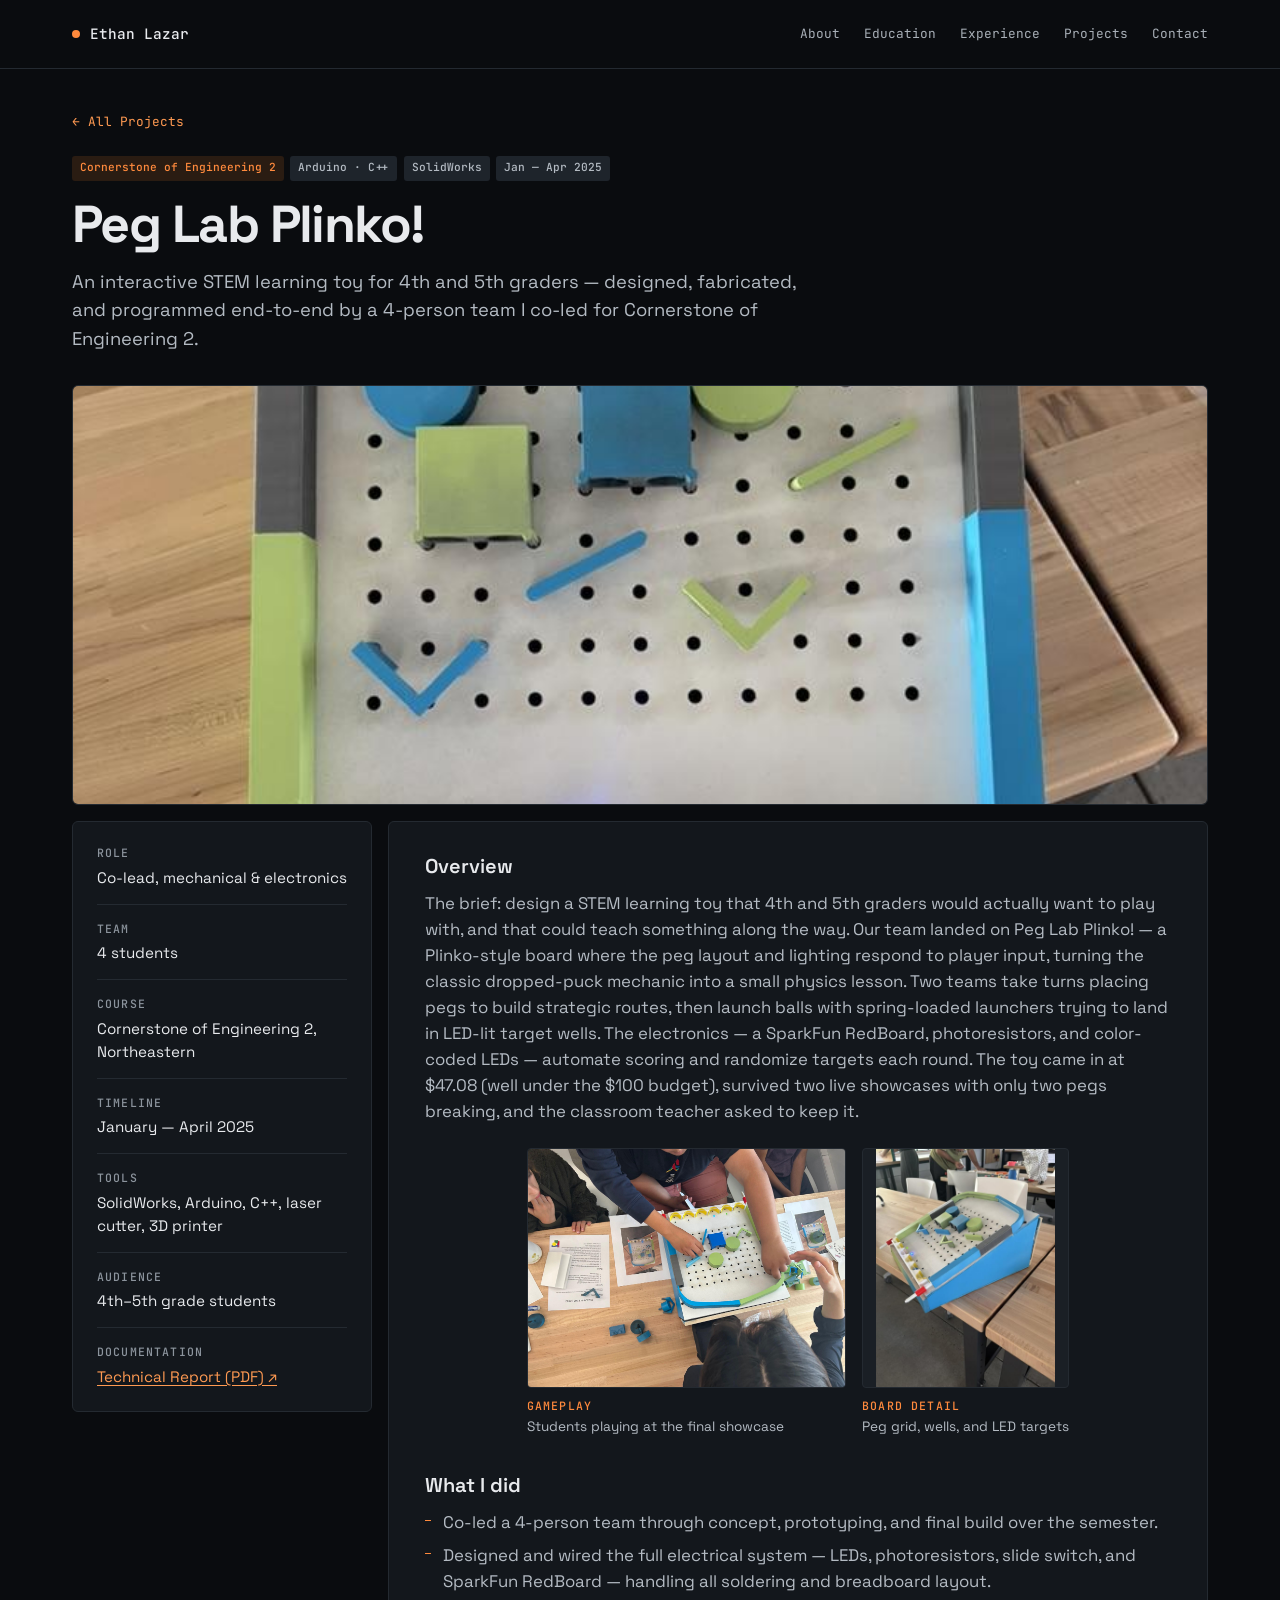
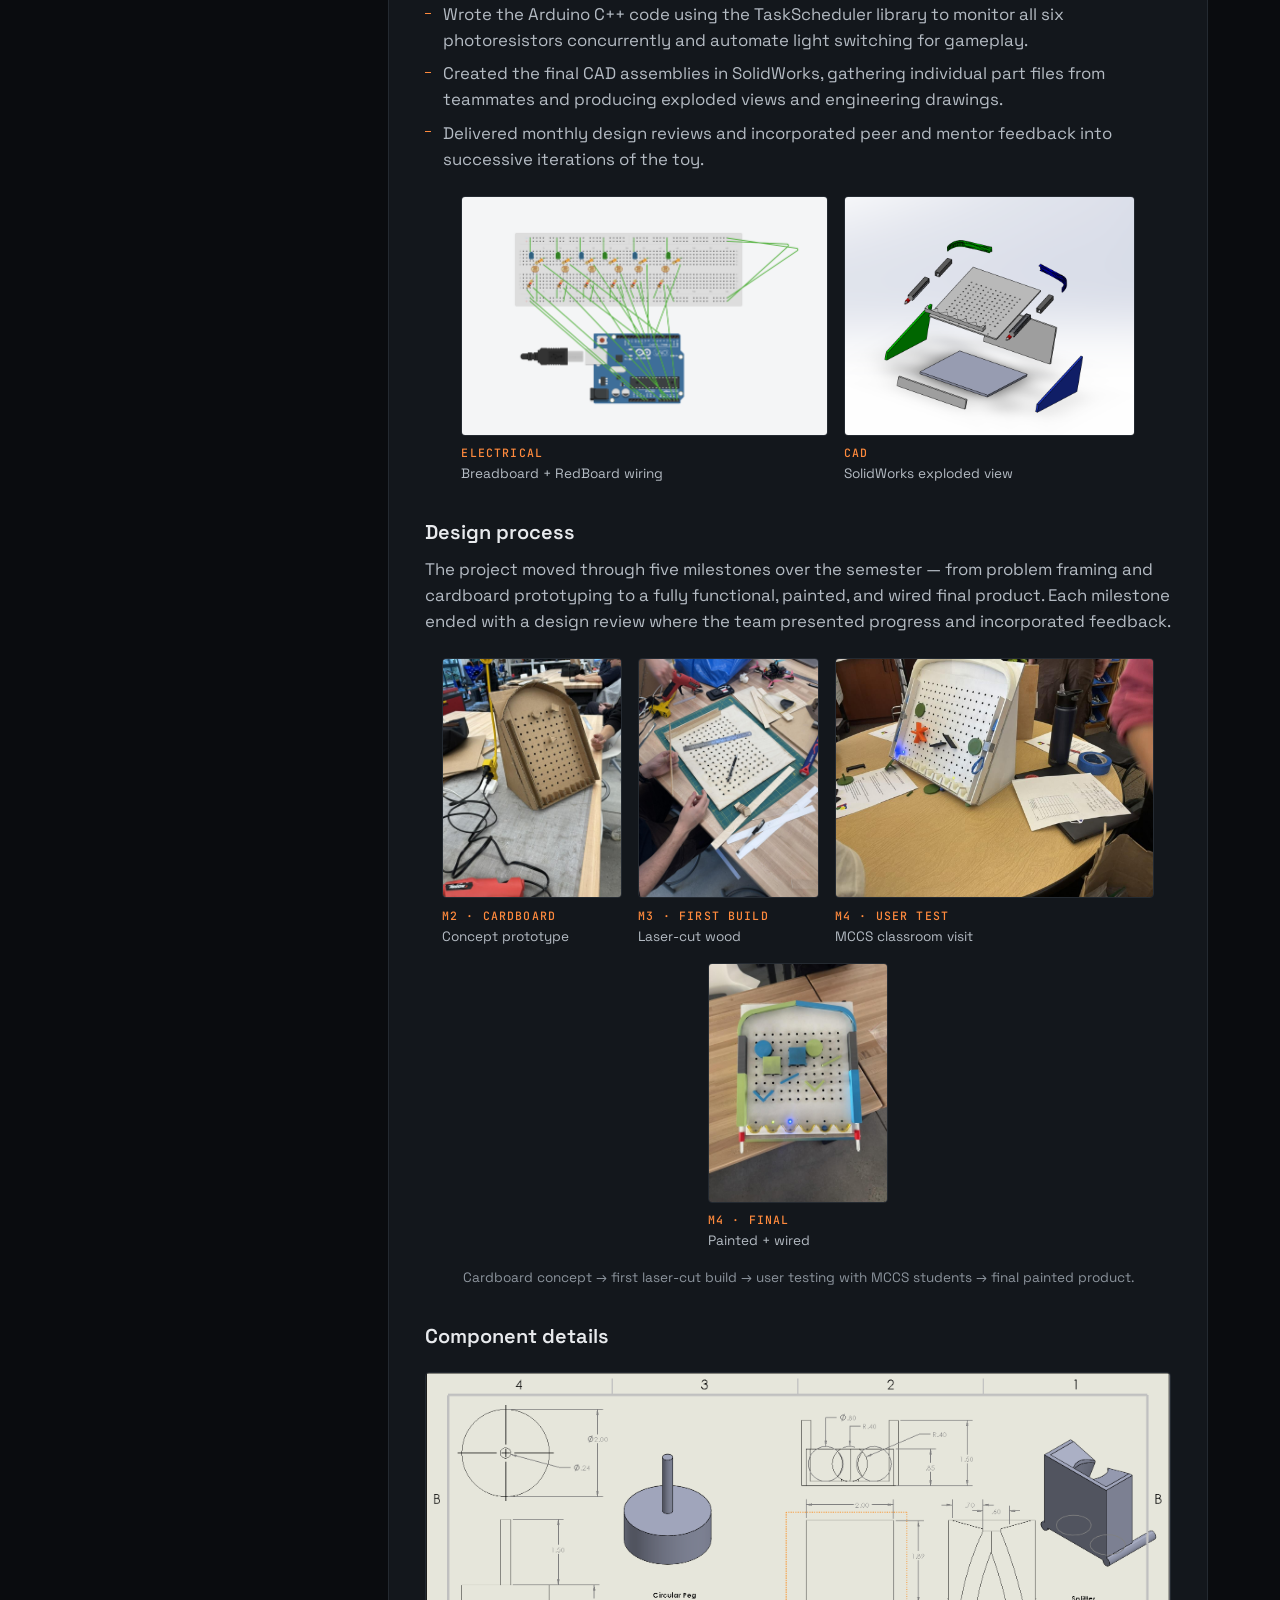
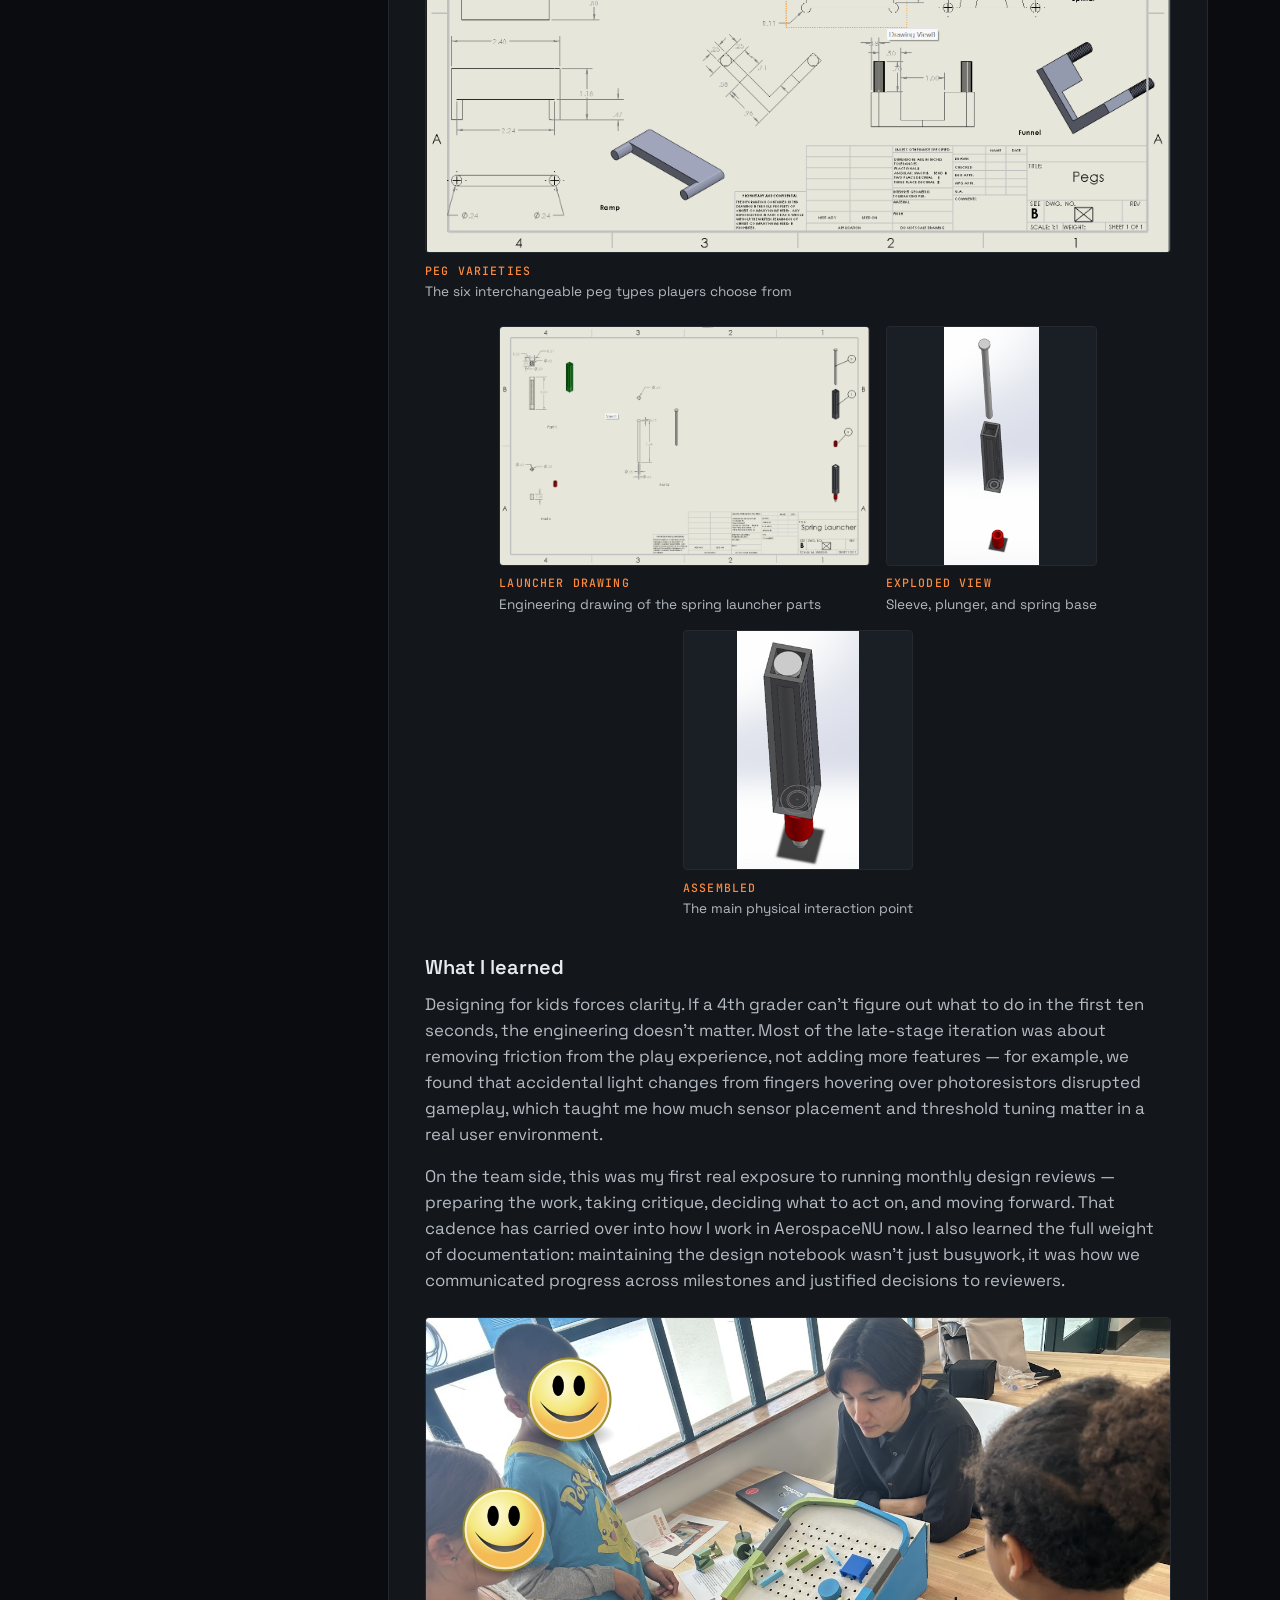
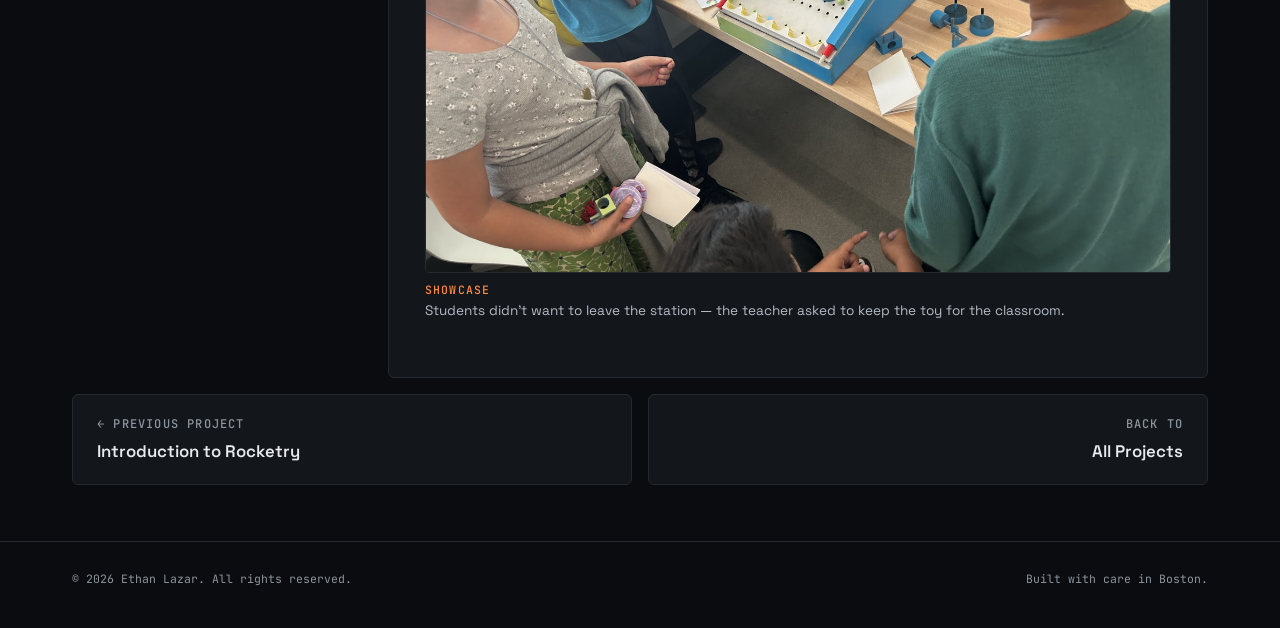
<file: peg-lab-plinko.html>
<!DOCTYPE html>
<html lang="en">
<head>
  <meta charset="UTF-8">
  <meta name="viewport" content="width=device-width, initial-scale=1.0">
  <title>Peg Lab Plinko! — Ethan Lazar</title>
  <link rel="preconnect" href="https://fonts.googleapis.com">
  <link rel="preconnect" href="https://fonts.gstatic.com" crossorigin>
  <link rel="stylesheet" href="style.css">
</head>
<body>

  <header class="site-header">
    <div class="container nav">
      <a href="index.html" class="nav-logo">Ethan Lazar</a>
      <nav class="nav-links" aria-label="Primary">
        <a href="index.html#about">About</a>
        <a href="index.html#education">Education</a>
        <a href="index.html#experience">Experience</a>
        <a href="projects.html">Projects</a>
        <a href="index.html#contact">Contact</a>
      </nav>
    </div>
  </header>

  <main>
  <!-- Project Hero -->
  <header class="project-hero">
    <div class="container">
      <a href="projects.html" class="back-link">&larr; All Projects</a>
      <div class="project-hero-tags">
        <span>Cornerstone of Engineering 2</span>
        <span>Arduino &middot; C++</span>
        <span>SolidWorks</span>
        <span>Jan — Apr 2025</span>
      </div>
      <h1 class="project-hero-title">Peg Lab Plinko!</h1>
      <p class="project-hero-sub">
        An interactive STEM learning toy for 4th and 5th graders — designed, fabricated, and programmed end-to-end by a 4-person team I co-led for Cornerstone of Engineering 2.
      </p>
      <div class="project-cover">
        <img src="images/peg-lab-plinko/01_hero_final_toy_topdown.png" alt="Final Peg Lab Plinko! toy from above — pegs placed, LEDs lit, ready for play">
      </div>
    </div>
  </header>

  <!-- Project Body -->
  <section class="project-body">
    <div class="container">
      <aside class="project-meta">
        <div>
          <dt>Role</dt>
          <dd>Co-lead, mechanical &amp; electronics</dd>
        </div>
        <div>
          <dt>Team</dt>
          <dd>4 students</dd>
        </div>
        <div>
          <dt>Course</dt>
          <dd>Cornerstone of Engineering 2, Northeastern</dd>
        </div>
        <div>
          <dt>Timeline</dt>
          <dd>January — April 2025</dd>
        </div>
        <div>
          <dt>Tools</dt>
          <dd>SolidWorks, Arduino, C++, laser cutter, 3D printer</dd>
        </div>
        <div>
          <dt>Audience</dt>
          <dd>4th–5th grade students</dd>
        </div>
        <div>
          <dt>Documentation</dt>
          <dd><a href="docs/peg-lab-plinko-technical-report.pdf" target="_blank" rel="noopener">Technical Report (PDF) &#8599;</a></dd>
        </div>
      </aside>

      <div class="project-content">
        <h3>Overview</h3>
        <p>
          The brief: design a STEM learning toy that 4th and 5th graders would actually want to play with, and that could teach something along the way. Our team landed on Peg Lab Plinko! — a Plinko-style board where the peg layout and lighting respond to player input, turning the classic dropped-puck mechanic into a small physics lesson. Two teams take turns placing pegs to build strategic routes, then launch balls with spring-loaded launchers trying to land in LED-lit target wells. The electronics — a SparkFun RedBoard, photoresistors, and color-coded LEDs — automate scoring and randomize targets each round. The toy came in at $47.08 (well under the $100 budget), survived two live showcases with only two pegs breaking, and the classroom teacher asked to keep it.
        </p>

        <div class="figure-grid cols-2">
          <figure>
            <div class="figure-frame">
              <img src="images/peg-lab-plinko/02_gameplay_showcase_overhead.png" alt="Students playing Peg Lab Plinko! at the final showcase">
            </div>
            <figcaption><strong>Gameplay</strong>Students playing at the final showcase</figcaption>
          </figure>
          <figure>
            <div class="figure-frame">
              <img src="images/peg-lab-plinko/03_board_detail_side_view.png" alt="Top-down detail of the Plinko board showing peg grid, wells, and LEDs">
            </div>
            <figcaption><strong>Board detail</strong>Peg grid, wells, and LED targets</figcaption>
          </figure>
        </div>

        <h3>What I did</h3>
        <ul>
          <li>Co-led a 4-person team through concept, prototyping, and final build over the semester.</li>
          <li>Designed and wired the full electrical system — LEDs, photoresistors, slide switch, and SparkFun RedBoard — handling all soldering and breadboard layout.</li>
          <li>Wrote the Arduino C++ code using the TaskScheduler library to monitor all six photoresistors concurrently and automate light switching for gameplay.</li>
          <li>Created the final CAD assemblies in SolidWorks, gathering individual part files from teammates and producing exploded views and engineering drawings.</li>
          <li>Delivered monthly design reviews and incorporated peer and mentor feedback into successive iterations of the toy.</li>
        </ul>

        <div class="figure-grid cols-3">
          <figure>
            <div class="figure-frame">
              <img src="images/peg-lab-plinko/04_wiring_diagram_redboard.png" alt="Breadboard and SparkFun RedBoard wiring under the Plinko board">
            </div>
            <figcaption><strong>Electrical</strong>Breadboard + RedBoard wiring</figcaption>
          </figure>
          <figure>
            <div class="figure-frame">
              <img src="images/peg-lab-plinko/05_cad_exploded_view.png" alt="SolidWorks exploded view of the Peg Lab Plinko! assembly">
            </div>
            <figcaption><strong>CAD</strong>SolidWorks exploded view</figcaption>
          </figure>
        </div>

        <h3>Design process</h3>
        <p>
          The project moved through five milestones over the semester — from problem framing and cardboard prototyping to a fully functional, painted, and wired final product. Each milestone ended with a design review where the team presented progress and incorporated feedback.
        </p>

        <div class="figure-grid cols-4">
          <figure>
            <div class="figure-frame">
              <img src="images/peg-lab-plinko/07_process_cardboard_prototype.png" alt="M2 cardboard prototype of the Plinko board">
            </div>
            <figcaption><strong>M2 · Cardboard</strong>Concept prototype</figcaption>
          </figure>
          <figure>
            <div class="figure-frame">
              <img src="images/peg-lab-plinko/08_process_first_lasercut_build.png" alt="M3 first laser-cut wood build">
            </div>
            <figcaption><strong>M3 · First build</strong>Laser-cut wood</figcaption>
          </figure>
          <figure>
            <div class="figure-frame">
              <img src="images/peg-lab-plinko/09_process_mccs_user_testing.png" alt="MCCS students testing the prototype">
            </div>
            <figcaption><strong>M4 · User test</strong>MCCS classroom visit</figcaption>
          </figure>
          <figure>
            <div class="figure-frame">
              <img src="images/peg-lab-plinko/10_process_final_painted.png" alt="Final painted Peg Lab Plinko! board">
            </div>
            <figcaption><strong>M4 · Final</strong>Painted + wired</figcaption>
          </figure>
        </div>
        <p class="grid-caption">
          Cardboard concept → first laser-cut build → user testing with MCCS students → final painted product.
        </p>

        <h3>Component details</h3>
        <figure class="figure-full figure-wide">
          <div class="figure-frame">
            <img src="images/peg-lab-plinko/15_peg_drawing.png" alt="Engineering drawings of the six peg varieties — ramps, splitters, cylinders, hopper">
          </div>
          <figcaption><strong>Peg varieties</strong>The six interchangeable peg types players choose from</figcaption>
        </figure>

        <div class="figure-grid cols-3">
          <figure>
            <div class="figure-frame">
              <img src="images/peg-lab-plinko/16_launcher_drawing.png" alt="Engineering drawing of the spring launcher parts">
            </div>
            <figcaption><strong>Launcher drawing</strong>Engineering drawing of the spring launcher parts</figcaption>
          </figure>
          <figure>
            <div class="figure-frame">
              <img src="images/peg-lab-plinko/17_launcher_exploded.png" alt="Exploded view of the spring launcher — sleeve, plunger, and spring base">
            </div>
            <figcaption><strong>Exploded view</strong>Sleeve, plunger, and spring base</figcaption>
          </figure>
          <figure>
            <div class="figure-frame">
              <img src="images/peg-lab-plinko/18_launcher_assembled.png" alt="Assembled spring launcher ready to fire">
            </div>
            <figcaption><strong>Assembled</strong>The main physical interaction point</figcaption>
          </figure>
        </div>

        <h3>What I learned</h3>
        <p>
          Designing for kids forces clarity. If a 4th grader can't figure out what to do in the first ten seconds, the engineering doesn't matter. Most of the late-stage iteration was about removing friction from the play experience, not adding more features — for example, we found that accidental light changes from fingers hovering over photoresistors disrupted gameplay, which taught me how much sensor placement and threshold tuning matter in a real user environment.
        </p>
        <p>
          On the team side, this was my first real exposure to running monthly design reviews — preparing the work, taking critique, deciding what to act on, and moving forward. That cadence has carried over into how I work in AerospaceNU now. I also learned the full weight of documentation: maintaining the design notebook wasn't just busywork, it was how we communicated progress across milestones and justified decisions to reviewers.
        </p>

        <figure class="figure-full figure-wide">
          <div class="figure-frame">
            <img src="images/peg-lab-plinko/13_showcase_closing_wide.png" alt="Wide shot of the final showcase — students crowded around the Peg Lab Plinko! station">
          </div>
          <figcaption><strong>Showcase</strong>Students didn't want to leave the station — the teacher asked to keep the toy for the classroom.</figcaption>
        </figure>
      </div>
    </div>
  </section>

  <!-- Project Nav -->
  <nav class="project-nav">
    <div class="container">
      <a href="intro-to-rocketry.html">
        <span class="label">&larr; Previous Project</span>
        <span class="title">Introduction to Rocketry</span>
      </a>
      <a href="projects.html" class="next">
        <span class="label">Back to</span>
        <span class="title">All Projects</span>
      </a>
    </div>
  </nav>

  </main>

  <!-- Footer -->
  <footer class="footer">
    <div class="container footer-inner">
      <span>&copy; 2026 Ethan Lazar. All rights reserved.</span>
      <span>Built with care in Boston.</span>
    </div>
  </footer>

  <script src="script.js"></script>
</body>
</html>
</file>
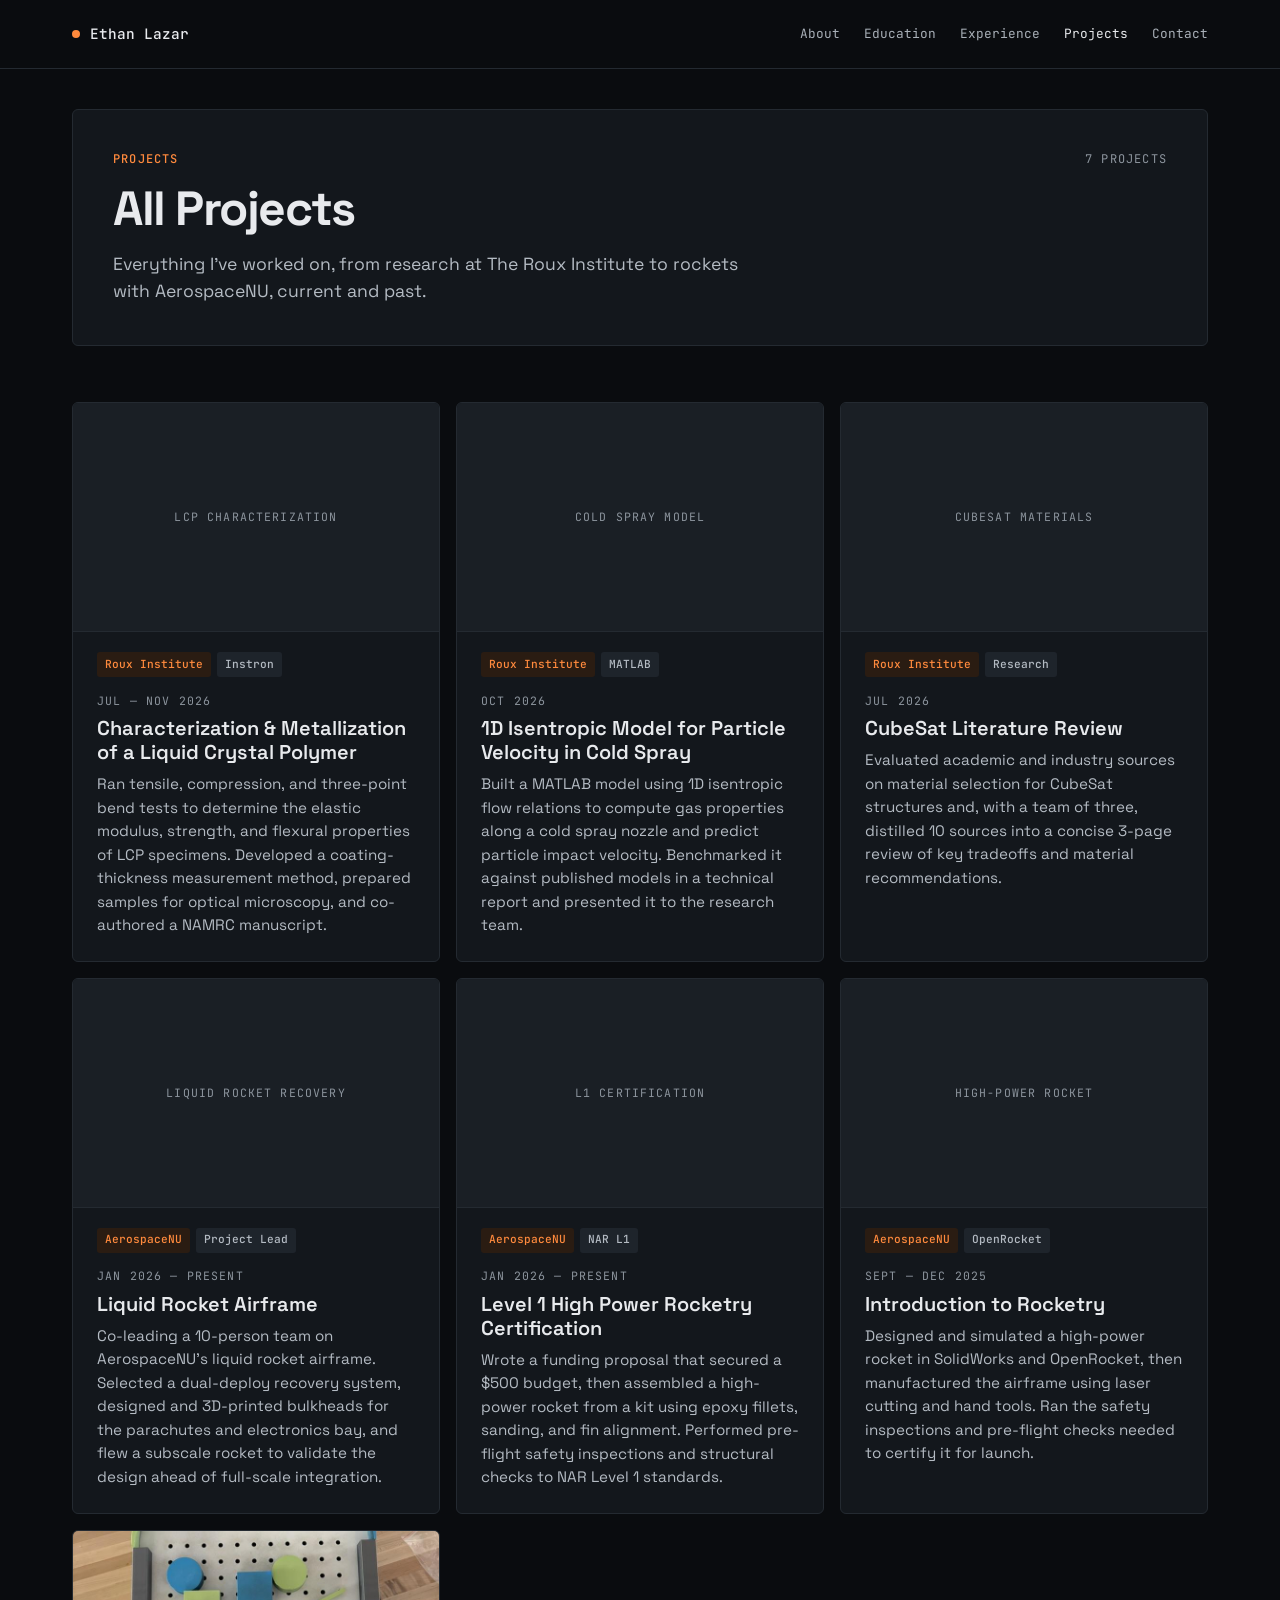
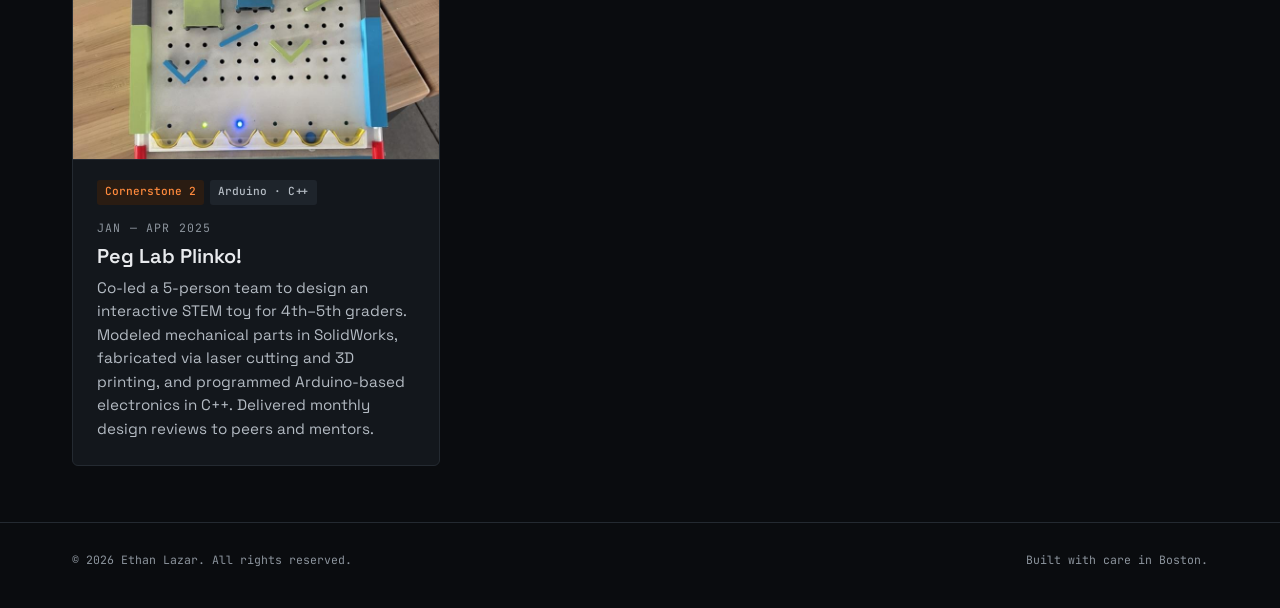
<file: projects.html>
<!DOCTYPE html>
<html lang="en">
<head>
  <meta charset="UTF-8">
  <meta name="viewport" content="width=device-width, initial-scale=1.0">
  <title>All Projects — Ethan Lazar</title>
  <link rel="preconnect" href="https://fonts.googleapis.com">
  <link rel="preconnect" href="https://fonts.gstatic.com" crossorigin>
  <link rel="stylesheet" href="style.css">
</head>
<body>

  <header class="site-header">
    <div class="container nav">
      <a href="index.html" class="nav-logo">Ethan Lazar</a>
      <nav class="nav-links" aria-label="Primary">
        <a href="index.html#about">About</a>
        <a href="index.html#education">Education</a>
        <a href="index.html#experience">Experience</a>
        <a href="projects.html" aria-current="page">Projects</a>
        <a href="index.html#contact">Contact</a>
      </nav>
    </div>
  </header>

  <main>
  <!-- Page Intro -->
  <section class="container page-intro">
    <div class="panel page-intro-panel">
      <div class="page-intro-top">
        <p class="label label-accent">Projects</p>
        <p class="section-count">7 projects</p>
      </div>
      <h1 class="page-title">All Projects</h1>
      <p class="page-intro-text">Everything I've worked on, from research at The Roux Institute to rockets with AerospaceNU, current and past.</p>
    </div>
  </section>

  <!-- All Projects -->
  <section id="work" class="section work">
    <div class="container">
      <div class="projects-grid">

        <a href="lcp-metallization.html" class="project-card">
          <div class="project-img">
            <span class="project-placeholder">LCP Characterization</span>
          </div>
          <div class="project-info">
            <div class="project-tags">
              <span>Roux Institute</span>
              <span>Instron</span>
            </div>
            <p class="project-date">Jul — Nov 2026</p>
            <h3>Characterization &amp; Metallization of a Liquid Crystal Polymer</h3>
            <p>Ran tensile, compression, and three-point bend tests to determine the elastic modulus, strength, and flexural properties of LCP specimens. Developed a coating-thickness measurement method, prepared samples for optical microscopy, and co-authored a NAMRC manuscript.</p>
          </div>
        </a>

        <a href="cold-spray-model.html" class="project-card">
          <div class="project-img">
            <span class="project-placeholder">Cold Spray Model</span>
          </div>
          <div class="project-info">
            <div class="project-tags">
              <span>Roux Institute</span>
              <span>MATLAB</span>
            </div>
            <p class="project-date">Oct 2026</p>
            <h3>1D Isentropic Model for Particle Velocity in Cold Spray</h3>
            <p>Built a MATLAB model using 1D isentropic flow relations to compute gas properties along a cold spray nozzle and predict particle impact velocity. Benchmarked it against published models in a technical report and presented it to the research team.</p>
          </div>
        </a>

        <a href="cubesat-literature-review.html" class="project-card">
          <div class="project-img">
            <span class="project-placeholder">CubeSat Materials</span>
          </div>
          <div class="project-info">
            <div class="project-tags">
              <span>Roux Institute</span>
              <span>Research</span>
            </div>
            <p class="project-date">Jul 2026</p>
            <h3>CubeSat Literature Review</h3>
            <p>Evaluated academic and industry sources on material selection for CubeSat structures and, with a team of three, distilled 10 sources into a concise 3-page review of key tradeoffs and material recommendations.</p>
          </div>
        </a>

        <a href="liquid-rocket-recovery.html" class="project-card">
          <div class="project-img">
            <span class="project-placeholder">Liquid Rocket Recovery</span>
          </div>
          <div class="project-info">
            <div class="project-tags">
              <span>AerospaceNU</span>
              <span>Project Lead</span>
            </div>
            <p class="project-date">Jan 2026 — Present</p>
            <h3>Liquid Rocket Airframe</h3>
            <p>Co-leading a 10-person team on AerospaceNU's liquid rocket airframe. Selected a dual-deploy recovery system, designed and 3D-printed bulkheads for the parachutes and electronics bay, and flew a subscale rocket to validate the design ahead of full-scale integration.</p>
          </div>
        </a>

        <a href="level-1-certification.html" class="project-card">
          <div class="project-img">
            <span class="project-placeholder">L1 Certification</span>
          </div>
          <div class="project-info">
            <div class="project-tags">
              <span>AerospaceNU</span>
              <span>NAR L1</span>
            </div>
            <p class="project-date">Jan 2026 — Present</p>
            <h3>Level 1 High Power Rocketry Certification</h3>
            <p>Wrote a funding proposal that secured a $500 budget, then assembled a high-power rocket from a kit using epoxy fillets, sanding, and fin alignment. Performed pre-flight safety inspections and structural checks to NAR Level 1 standards.</p>
          </div>
        </a>

        <a href="intro-to-rocketry.html" class="project-card">
          <div class="project-img">
            <span class="project-placeholder">High-Power Rocket</span>
          </div>
          <div class="project-info">
            <div class="project-tags">
              <span>AerospaceNU</span>
              <span>OpenRocket</span>
            </div>
            <p class="project-date">Sept — Dec 2025</p>
            <h3>Introduction to Rocketry</h3>
            <p>Designed and simulated a high-power rocket in SolidWorks and OpenRocket, then manufactured the airframe using laser cutting and hand tools. Ran the safety inspections and pre-flight checks needed to certify it for launch.</p>
          </div>
        </a>

        <a href="peg-lab-plinko.html" class="project-card">
          <div class="project-img">
            <img src="images/peg-lab-plinko/01_hero_final_toy_topdown.png" alt="Peg Lab Plinko! toy from above">
          </div>
          <div class="project-info">
            <div class="project-tags">
              <span>Cornerstone 2</span>
              <span>Arduino &middot; C++</span>
            </div>
            <p class="project-date">Jan — Apr 2025</p>
            <h3>Peg Lab Plinko!</h3>
            <p>Co-led a 5-person team to design an interactive STEM toy for 4th–5th graders. Modeled mechanical parts in SolidWorks, fabricated via laser cutting and 3D printing, and programmed Arduino-based electronics in C++. Delivered monthly design reviews to peers and mentors.</p>
          </div>
        </a>

      </div>
    </div>
  </section>

  </main>

  <!-- Footer -->
  <footer class="footer">
    <div class="container footer-inner">
      <span>&copy; 2026 Ethan Lazar. All rights reserved.</span>
      <span>Built with care in Boston.</span>
    </div>
  </footer>

  <script src="script.js"></script>
</body>
</html>
</file>
<file: style.css>
/* ============================================
   EMBER THEME
   Fonts and color tokens live here only.
   Change the accent by editing --accent (and --link / --link-hover).
   ============================================ */
@import url('https://fonts.googleapis.com/css2?family=JetBrains+Mono:wght@400;500;700&family=Space+Grotesk:wght@400;500;600;700&display=swap');

:root {
  /* Surfaces */
  --bg: #0A0C0F;
  --panel: #13171C;
  --border: #242A31;
  --media: #1A1F25;
  --chip: #1E242B;
  --chip-accent: #2A1C12;
  --button-border: #3A424B;

  /* Text */
  --text: #E8EAED;
  --text-2: #B4BBC3;
  --text-nav: #A9B0B8;
  --text-dim: #8C949D;
  --text-on-accent: #0A0C0F;

  /* Accent */
  --accent: #FF8A3D;
  --link: #FF9A52;
  --link-hover: #FFC08F;

  /* Type */
  --font-sans: "Space Grotesk", system-ui, sans-serif;
  --font-mono: "JetBrains Mono", ui-monospace, monospace;

  /* Shape + spacing */
  --radius: 6px;
  --radius-btn: 4px;
  --radius-chip: 3px;
  --max-width: 1200px;
  --gutter: 2rem;
  --gap: 1rem;
  --section-space: 3.5rem;
  --ease: cubic-bezier(0.22, 1, 0.36, 1);
}

/* ============================================
   BASE
   ============================================ */
*, *::before, *::after { box-sizing: border-box; margin: 0; padding: 0; }

html { scroll-behavior: smooth; -webkit-text-size-adjust: 100%; }

body {
  background: var(--bg);
  color: var(--text-2);
  font-family: var(--font-sans);
  font-size: 1rem;
  line-height: 1.55;
  -webkit-font-smoothing: antialiased;
}

img { display: block; max-width: 100%; }

a { color: var(--link); text-decoration-thickness: 1px; text-underline-offset: 3px; }
a:hover { color: var(--link-hover); }

h1, h2, h3 { color: var(--text); font-weight: 600; line-height: 1.2; }

strong { color: var(--text); font-weight: 600; }

:focus-visible {
  outline: 2px solid var(--accent);
  outline-offset: 3px;
  border-radius: 2px;
}

.container {
  width: 100%;
  max-width: var(--max-width);
  margin: 0 auto;
  padding: 0 var(--gutter);
}

main { display: block; padding-bottom: var(--section-space); }

/* Shared panel + label primitives */
.panel {
  background: var(--panel);
  border: 1px solid var(--border);
  border-radius: var(--radius);
}

.label,
.section-tag {
  font-family: var(--font-mono);
  font-size: 0.75rem;
  font-weight: 500;
  text-transform: uppercase;
  letter-spacing: 0.1em;
  color: var(--text-dim);
}
.label-accent { color: var(--accent); }

/* ============================================
   HEADER
   ============================================ */
.site-header { border-bottom: 1px solid var(--border); }

.nav {
  display: flex;
  flex-wrap: wrap;
  align-items: center;
  justify-content: space-between;
  gap: 0.75rem 2rem;
  padding-top: 1.25rem;
  padding-bottom: 1.25rem;
}

.nav-logo {
  display: inline-flex;
  align-items: center;
  gap: 0.6rem;
  font-family: var(--font-mono);
  font-size: 0.9rem;
  font-weight: 500;
  color: var(--text);
  text-decoration: none;
}
.nav-logo::before {
  content: "";
  width: 8px;
  height: 8px;
  border-radius: 50%;
  background: var(--accent);
  flex-shrink: 0;
}
.nav-logo:hover { color: var(--text); }

.nav-links {
  display: flex;
  flex-wrap: wrap;
  gap: 0.4rem 1.5rem;
}
.nav-links a {
  font-family: var(--font-mono);
  font-size: 0.8rem;
  color: var(--text-nav);
  text-decoration: none;
  padding: 0.25rem 0;
  transition: color 0.2s var(--ease);
}
.nav-links a:hover,
.nav-links a[aria-current="page"] { color: var(--text); }

/* ============================================
   BUTTONS + CHIPS
   ============================================ */
.btn {
  display: inline-flex;
  align-items: center;
  justify-content: center;
  gap: 0.5rem;
  padding: 0.9rem 1.4rem;
  border-radius: var(--radius-btn);
  border: 1px solid transparent;
  font-family: var(--font-sans);
  font-size: 0.95rem;
  font-weight: 500;
  line-height: 1.2;
  text-decoration: none;
  cursor: pointer;
  transition: background-color 0.2s var(--ease), border-color 0.2s var(--ease), color 0.2s var(--ease);
  overflow-wrap: anywhere;
}
.btn-primary {
  background: var(--accent);
  color: var(--text-on-accent);
  font-weight: 600;
}
.btn-primary:hover { background: var(--link-hover); color: var(--text-on-accent); }
.btn-secondary {
  background: transparent;
  border-color: var(--button-border);
  color: var(--text);
}
.btn-secondary:hover { border-color: var(--text-nav); color: var(--text); }

.chip,
.skill-chip,
.course-chips span,
.project-tags span,
.project-hero-tags span {
  display: inline-block;
  font-family: var(--font-mono);
  font-size: 0.7rem;
  font-weight: 500;
  line-height: 1.4;
  padding: 0.3rem 0.5rem;
  border-radius: var(--radius-chip);
  background: var(--chip);
  color: var(--text-2);
}
.chip-accent,
.project-tags span:first-child,
.project-hero-tags span:first-child {
  background: var(--chip-accent);
  color: var(--accent);
}

/* ============================================
   SECTIONS
   ============================================ */
.section { padding-top: var(--section-space); }

.section-header {
  display: flex;
  flex-wrap: wrap;
  align-items: flex-end;
  justify-content: space-between;
  gap: 0.5rem 1rem;
  margin-bottom: var(--gap);
}
.section-header .section-tag { margin-bottom: 0.35rem; }
.section-title {
  font-size: 1.6rem;
  font-weight: 600;
  letter-spacing: -0.01em;
}
.section-count {
  font-family: var(--font-mono);
  font-size: 0.75rem;
  text-transform: uppercase;
  letter-spacing: 0.1em;
  color: var(--text-dim);
}

/* ============================================
   HERO
   ============================================ */
.hero {
  display: grid;
  grid-template-columns: 2fr 1fr;
  gap: var(--gap);
  padding-top: 2.5rem;
}

.hero-main {
  display: flex;
  flex-direction: column;
  justify-content: center;
  gap: 1.25rem;
  padding: 3rem 2.5rem;
  min-width: 0;
}
.hero-name {
  font-size: 4.25rem;
  font-weight: 700;
  line-height: 1;
  letter-spacing: -0.03em;
  overflow-wrap: anywhere;
}
.hero-intro {
  font-size: 1.2rem;
  color: var(--text-2);
  max-width: 46ch;
}
.hero-actions {
  display: flex;
  flex-wrap: wrap;
  gap: 0.75rem;
  margin-top: 0.5rem;
}

.hero-glance { padding: 1.75rem 1.75rem 0.75rem; min-width: 0; }
.hero-glance .label { margin-bottom: 0.75rem; }

.glance-list > div {
  display: flex;
  justify-content: space-between;
  align-items: baseline;
  gap: 1rem;
  padding: 0.85rem 0;
  border-top: 1px solid var(--border);
}
.glance-list dt { color: var(--text-nav); font-size: 0.9rem; flex-shrink: 0; }
.glance-list dd { color: var(--text); font-size: 0.95rem; text-align: right; }
.glance-list dd.is-accent { color: var(--accent); }

/* Page intro (All Projects) */
.page-intro { padding-top: 2.5rem; }
.page-intro-panel { padding: 2.5rem; }
.page-intro-top {
  display: flex;
  flex-wrap: wrap;
  justify-content: space-between;
  gap: 0.5rem 1rem;
  margin-bottom: 1rem;
}
.page-title {
  font-size: 3rem;
  font-weight: 700;
  line-height: 1.05;
  letter-spacing: -0.03em;
  margin-bottom: 1rem;
}
.page-intro-text { font-size: 1.1rem; max-width: 60ch; }

/* ============================================
   ABOUT
   ============================================ */
.about-grid {
  display: grid;
  grid-template-columns: 260px 1fr;
  gap: 2rem;
  padding: 2rem;
  background: var(--panel);
  border: 1px solid var(--border);
  border-radius: var(--radius);
}
.about-photo {
  aspect-ratio: 4 / 5;
  background: var(--media);
  border-radius: var(--radius-btn);
  display: flex;
  align-items: center;
  justify-content: center;
  overflow: hidden;
}
.photo-placeholder {
  font-family: var(--font-mono);
  font-size: 0.72rem;
  text-transform: uppercase;
  letter-spacing: 0.1em;
  color: var(--text-dim);
}
.about-content { min-width: 0; }
.about-content .section-tag { margin-bottom: 0.35rem; }
.about-content .section-title { margin-bottom: 1.25rem; }
.about-text { font-size: 1.05rem; margin-bottom: 1rem; }
.skills-row {
  display: flex;
  flex-wrap: wrap;
  gap: 0.4rem;
  margin-top: 1.5rem;
}

/* ============================================
   TIMELINE (Education + Experience)
   ============================================ */
.timeline {
  background: var(--panel);
  border: 1px solid var(--border);
  border-radius: var(--radius);
  padding: 0 2rem;
}
.timeline-entry {
  display: grid;
  grid-template-columns: 200px 1fr;
  gap: 1.5rem;
  padding: 1.75rem 0;
  border-top: 1px solid var(--border);
}
.timeline-entry:first-child { border-top: 0; }

.timeline-date {
  font-family: var(--font-mono);
  font-size: 0.85rem;
  font-weight: 500;
  color: var(--accent);
}
.timeline-location {
  font-family: var(--font-mono);
  font-size: 0.72rem;
  text-transform: uppercase;
  letter-spacing: 0.1em;
  color: var(--text-dim);
  margin-top: 0.35rem;
}
.timeline-body { min-width: 0; }
.timeline-role { font-size: 1.15rem; font-weight: 600; }
.timeline-org { color: var(--text-nav); margin: 0.2rem 0 0.75rem; }
.timeline-detail { font-size: 0.95rem; margin-top: 0.4rem; }
.timeline-detail strong {
  font-family: var(--font-mono);
  font-size: 0.72rem;
  font-weight: 500;
  text-transform: uppercase;
  letter-spacing: 0.1em;
  color: var(--text-dim);
  margin-right: 0.5rem;
}
.timeline-label { margin-top: 0.9rem; }
.course-chips {
  display: flex;
  flex-wrap: wrap;
  gap: 0.4rem;
  margin-top: 0.5rem;
}

.timeline-list,
.project-content ul { list-style: none; }
.timeline-list li,
.project-content li {
  position: relative;
  padding-left: 1.1rem;
  margin-top: 0.45rem;
  font-size: 0.95rem;
}
.timeline-list li::before,
.project-content li::before {
  content: "";
  position: absolute;
  left: 0;
  top: 0.68em;
  width: 6px;
  height: 1px;
  background: var(--accent);
}

/* ============================================
   PROJECT CARDS
   ============================================ */
.projects-grid {
  display: grid;
  grid-template-columns: repeat(auto-fill, minmax(min(320px, 100%), 1fr));
  gap: var(--gap);
}
.project-card {
  display: flex;
  flex-direction: column;
  background: var(--panel);
  border: 1px solid var(--border);
  border-radius: var(--radius);
  overflow: hidden;
  color: inherit;
  text-decoration: none;
  transition: border-color 0.2s var(--ease);
}
.project-card:hover { border-color: var(--button-border); color: inherit; }
.project-card:hover h3 { color: var(--link-hover); }

.project-img {
  aspect-ratio: 16 / 10;
  background: var(--media);
  border-bottom: 1px solid var(--border);
  display: flex;
  align-items: center;
  justify-content: center;
  overflow: hidden;
}
.project-img img { width: 100%; height: 100%; object-fit: cover; }
.project-placeholder,
.project-cover span {
  font-family: var(--font-mono);
  font-size: 0.72rem;
  text-transform: uppercase;
  letter-spacing: 0.1em;
  color: var(--text-dim);
  text-align: center;
  padding: 0 1rem;
}

.project-info { padding: 1.25rem 1.5rem 1.5rem; }
.project-tags {
  display: flex;
  flex-wrap: wrap;
  gap: 0.4rem;
  margin-bottom: 0.9rem;
}
.project-date {
  font-family: var(--font-mono);
  font-size: 0.72rem;
  text-transform: uppercase;
  letter-spacing: 0.1em;
  color: var(--text-dim);
  margin-bottom: 0.4rem;
}
.project-info h3 {
  font-size: 1.25rem;
  font-weight: 600;
  margin-bottom: 0.5rem;
  transition: color 0.2s var(--ease);
}
.project-info p:not(.project-date) { font-size: 0.95rem; }

.work-more { margin-top: var(--gap); }

/* ============================================
   CONTACT + FOOTER
   ============================================ */
.contact-panel {
  display: flex;
  flex-wrap: wrap;
  align-items: center;
  justify-content: space-between;
  gap: 1.5rem 2rem;
  padding: 2.5rem;
}
.contact-text { min-width: 0; max-width: 34rem; }
.contact-text .section-tag { margin-bottom: 0.5rem; }
.contact-title { font-size: 1.6rem; font-weight: 600; margin-bottom: 0.5rem; }
.contact-sub { font-size: 1rem; }
.contact-phone { margin-top: 0.5rem; font-family: var(--font-mono); font-size: 0.85rem; }
.contact-phone a { color: var(--text-nav); text-decoration: none; }
.contact-phone a:hover { color: var(--text); }
.contact-actions { display: flex; flex-wrap: wrap; gap: 0.75rem; min-width: 0; }

.footer {
  border-top: 1px solid var(--border);
  padding: 1.75rem 0 2.5rem;
}
.footer-inner {
  display: flex;
  flex-wrap: wrap;
  justify-content: space-between;
  gap: 0.5rem 1rem;
  font-family: var(--font-mono);
  font-size: 0.72rem;
  color: var(--text-dim);
}

/* ============================================
   PROJECT DETAIL PAGES
   ============================================ */
.project-hero { padding-top: 2.5rem; }
.back-link {
  display: inline-block;
  font-family: var(--font-mono);
  font-size: 0.8rem;
  text-decoration: none;
  margin-bottom: 1.5rem;
}
.project-hero-tags {
  display: flex;
  flex-wrap: wrap;
  gap: 0.4rem;
  margin-bottom: 1rem;
}
.project-hero-title {
  font-size: clamp(2rem, 5vw, 3.25rem);
  font-weight: 700;
  line-height: 1.05;
  letter-spacing: -0.03em;
  max-width: 22ch;
  overflow-wrap: anywhere;
}
.project-hero-sub {
  font-size: 1.15rem;
  max-width: 62ch;
  margin-top: 1rem;
}
.project-cover {
  margin-top: 2rem;
  height: clamp(220px, 40vw, 420px);
  background: var(--media);
  border: 1px solid var(--border);
  border-radius: var(--radius);
  display: flex;
  align-items: center;
  justify-content: center;
  overflow: hidden;
}
.project-cover img { width: 100%; height: 100%; object-fit: cover; }

.project-body { padding-top: var(--gap); }
.project-body .container {
  display: grid;
  grid-template-columns: 300px 1fr;
  gap: var(--gap);
  align-items: start;
}

.project-meta {
  position: sticky;
  top: 1.5rem;
  background: var(--panel);
  border: 1px solid var(--border);
  border-radius: var(--radius);
  padding: 0.5rem 1.5rem;
}
.project-meta > div {
  padding: 0.9rem 0;
  border-top: 1px solid var(--border);
}
.project-meta > div:first-child { border-top: 0; }
.project-meta dt {
  font-family: var(--font-mono);
  font-size: 0.72rem;
  font-weight: 500;
  text-transform: uppercase;
  letter-spacing: 0.1em;
  color: var(--text-dim);
  margin-bottom: 0.25rem;
}
.project-meta dd { color: var(--text); font-size: 0.95rem; overflow-wrap: anywhere; }

.project-content {
  min-width: 0;
  background: var(--panel);
  border: 1px solid var(--border);
  border-radius: var(--radius);
  padding: 2rem 2.25rem;
}
.project-content h3 {
  font-size: 1.25rem;
  font-weight: 600;
  margin: 2.25rem 0 0.75rem;
}
.project-content h3:first-child { margin-top: 0; }
.project-content p { font-size: 1.05rem; margin-bottom: 1rem; }
.project-content li { font-size: 1.05rem; }

/* Figures */
.project-content figure { margin: 0; display: flex; flex-direction: column; }
.project-content figure.figure-full { margin: 1.5rem 0; }
.project-content .figure-frame {
  background: var(--media);
  border: 1px solid var(--border);
  border-radius: var(--radius-btn);
  overflow: hidden;
}
.project-content figure img { width: 100%; height: auto; }

.project-content .figure-grid {
  display: flex;
  flex-wrap: wrap;
  justify-content: center;
  align-items: flex-start;
  gap: var(--gap);
  margin: 1.5rem 0;
}
.project-content .figure-grid > figure { flex: 0 1 auto; min-width: 0; }
.project-content .figure-grid .figure-frame {
  height: 240px;
  display: flex;
  align-items: center;
  justify-content: center;
}
.project-content .figure-grid img { height: 100%; width: auto; max-width: 100%; }

.project-content figcaption {
  font-size: 0.85rem;
  color: var(--text-2);
  margin-top: 0.6rem;
  line-height: 1.45;
}
.project-content figcaption strong {
  display: block;
  font-family: var(--font-mono);
  font-size: 0.72rem;
  font-weight: 500;
  text-transform: uppercase;
  letter-spacing: 0.1em;
  color: var(--accent);
  margin-bottom: 0.15rem;
}
.project-content .grid-caption {
  font-size: 0.85rem;
  color: var(--text-dim);
  text-align: center;
  margin: -0.5rem 0 1.5rem;
}

/* Prev / next */
.project-nav { padding-top: var(--gap); }
.project-nav .container {
  display: grid;
  grid-template-columns: 1fr 1fr;
  gap: var(--gap);
}
.project-nav a {
  display: flex;
  flex-direction: column;
  gap: 0.3rem;
  padding: 1.25rem 1.5rem;
  background: var(--panel);
  border: 1px solid var(--border);
  border-radius: var(--radius);
  text-decoration: none;
  transition: border-color 0.2s var(--ease);
}
.project-nav a:hover { border-color: var(--button-border); }
.project-nav a.next { text-align: right; }
.project-nav .label { color: var(--text-dim); }
.project-nav .title { color: var(--text); font-size: 1.05rem; font-weight: 600; }
.project-nav a:hover .title { color: var(--link-hover); }

/* ============================================
   SCROLL REVEAL (classes added by script.js)
   ============================================ */
.reveal {
  opacity: 0;
  transform: translateY(12px);
  transition: opacity 0.5s var(--ease), transform 0.5s var(--ease);
}
.reveal.visible { opacity: 1; transform: none; }

@media (prefers-reduced-motion: reduce) {
  html { scroll-behavior: auto; }
  .reveal { opacity: 1; transform: none; transition: none; }
}

/* ============================================
   RESPONSIVE
   ============================================ */
@media (max-width: 900px) {
  .hero { grid-template-columns: 1fr; }
  .about-grid { grid-template-columns: 200px 1fr; }
  .project-body .container { grid-template-columns: 1fr; }
  .project-meta { position: static; }
}

@media (max-width: 640px) {
  :root { --gutter: 1rem; --section-space: 2.5rem; }

  .hero { padding-top: 1.5rem; }
  .hero-main { padding: 2rem 1.25rem; }
  .hero-name { font-size: 3rem; }
  .hero-intro { font-size: 1.05rem; }
  .hero-glance { padding: 1.25rem 1.25rem 0.5rem; }

  .page-intro { padding-top: 1.5rem; }
  .page-intro-panel { padding: 1.75rem 1.25rem; }
  .page-title { font-size: 2.25rem; }

  .about-grid { grid-template-columns: 1fr; padding: 1.25rem; }
  .about-photo { max-width: 220px; }

  .timeline { padding: 0 1.25rem; }
  .timeline-entry { grid-template-columns: 1fr; gap: 0.5rem; padding: 1.25rem 0; }

  .contact-panel { padding: 1.75rem 1.25rem; }
  .contact-actions .btn { flex: 1 1 100%; }

  .project-content { padding: 1.5rem 1.25rem; }
  .project-content .figure-grid .figure-frame { height: auto; }
  .project-content .figure-grid img { height: auto; width: 100%; }
  .project-content .figure-grid > figure { flex: 1 1 100%; }

  .project-nav .container { grid-template-columns: 1fr; }
  .project-nav a.next { text-align: left; }
}
</file>
